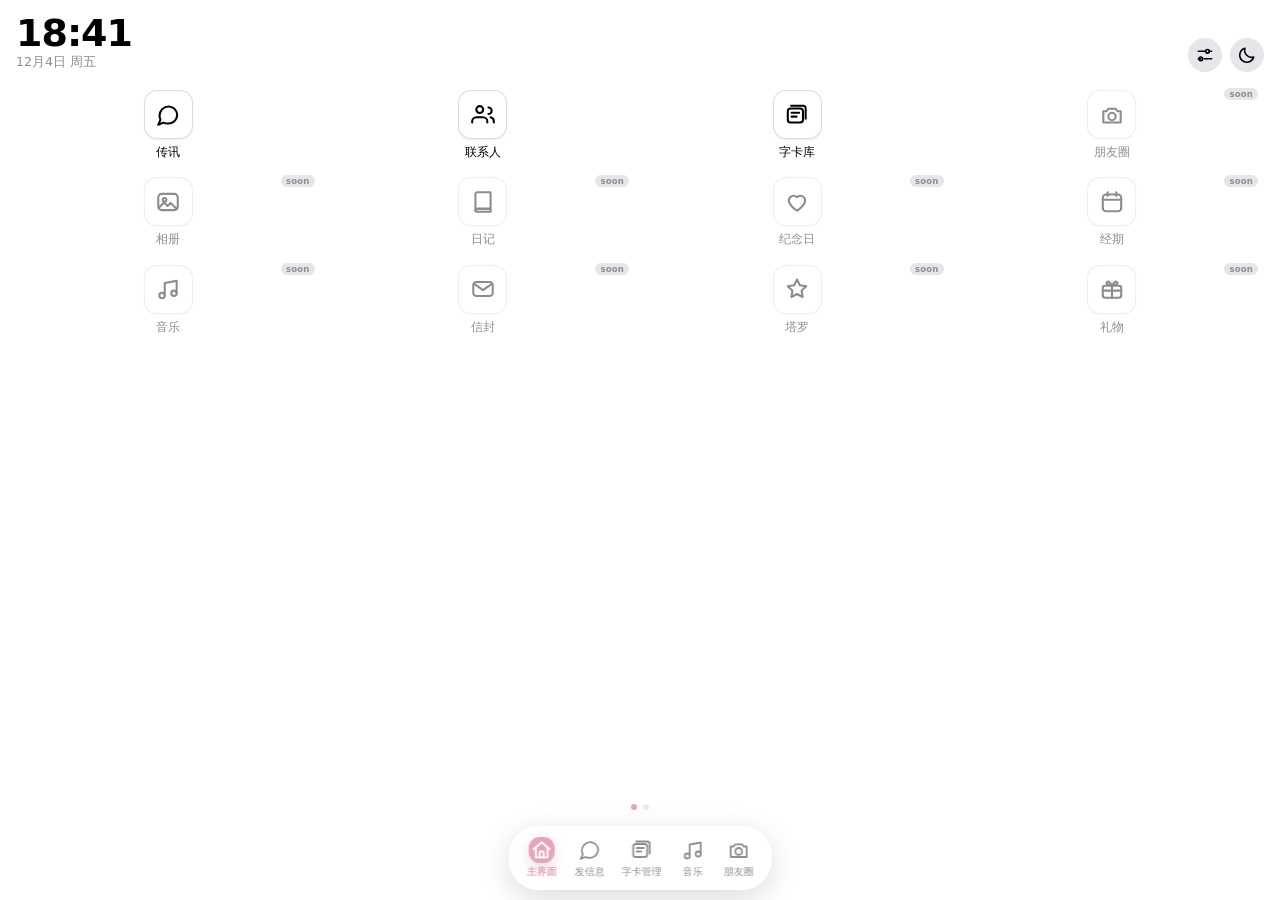
<file: index.html>
<!DOCTYPE html>
<html lang="zh-CN" data-theme="light">
<head>
<meta charset="utf-8">
<meta name="viewport" content="width=device-width,initial-scale=1,maximum-scale=1,user-scalable=no,viewport-fit=cover">
<meta name="theme-color" content="#f6f6f4">
<meta name="apple-mobile-web-app-capable" content="yes">
<meta name="apple-mobile-web-app-status-bar-style" content="default">
<meta name="apple-mobile-web-app-title" content="Ldaturax">
<title>Ldaturax</title>
<link rel="icon" href="data:image/svg+xml,%3Csvg xmlns='http://www.w3.org/2000/svg' viewBox='0 0 64 64'%3E%3Crect width='64' height='64' rx='14' fill='%2334c759'/%3E%3Cpath d='M32 15c-10 0-18 6.3-18 14 0 4.4 2.6 8.3 6.7 10.9-.3 2.4-1.4 4.5-3.3 6.4 3.6-.4 6.7-1.6 9.2-3.5 1.7.4 3.5.6 5.4.6 10 0 18-6.3 18-14.4 0-7.7-8-14-18-14z' fill='%23fff'/%3E%3C/svg%3E">
<link rel="stylesheet" href="css/base.css?v=27">
<link rel="stylesheet" href="css/app.css?v=27">
<link rel="stylesheet" href="css/chat.css?v=27">
<link rel="stylesheet" href="css/settings.css?v=27">
<link rel="stylesheet" href="css/look.css?v=27">
<link rel="stylesheet" href="css/cards.css?v=27">
</head>
<body>
<div id="stage"></div>
<noscript>需要开启 JavaScript 才能使用。</noscript>
<script type="module" src="js/app.js?v=27"></script>
</body>
</html>
</file>
<file: css/base.css>
/* ============================================================
   base.css — 设计变量 + 全局复位 + 外壳
   风格：iOS / iMessage（蓝气泡 · 灰气泡 · 毛玻璃 · 发丝线）
   ============================================================ */

:root{
    /* 背景与面 */
    --bg:#ffffff;
    --bg-2:#f2f2f7;
    --surface:#f9f9f9;                    /* 顶栏/底栏：不透明纯色，不磨砂 */
    --surface-solid:#f9f9f9;
    --surface-2:#f2f2f7;
    --surface-3:#e5e5ea;
    --field:#f2f2f7;                       /* 输入框底 */

    /* 磨砂清透（设置页用）：半透明 + backdrop-filter 透出底图 */
    --glass:rgba(255,255,255,.60);
    --glass-strong:rgba(255,255,255,.80);
    /* 设置页背后的柔光渐变，让磨砂玻璃有东西可糊 */
    --glass-bg:linear-gradient(160deg,#fdeef3 0%,#e9f1fa 48%,#eef6ef 100%);

    /* 文字 */
    --ink:#000000;
    --ink-2:#3c3c43;
    --muted:#8e8e93;
    --faint:#c7c7cc;

    /* 发丝线 */
    --line:rgba(60,60,67,.18);
    --line-2:rgba(60,60,67,.10);

    /* 气泡：我方蓝 · 对方灰 */
    --me-bg:linear-gradient(178deg,#0a84ff 0%,#007aff 96%);
    --me-tail:#007aff;                     /* 尾巴用纯色（渐变无法做尾巴） */
    --me-fg:#ffffff;
    --ta-bg:#e9e9eb;
    --ta-fg:#000000;

    /* 强调（iOS 蓝） */
    --accent:#007aff;
    --accent-fg:#ffffff;
    --danger:#ff3b30;

    /* 形状 */
    --r:20px;                /* 气泡圆角 */
    --r-sm:12px;
    --r-lg:24px;
    --pill:99px;

    /* 环境 */
    --safe-t:env(safe-area-inset-top,0px);
    --safe-b:env(safe-area-inset-bottom,0px);
    --kb:0px;

    /* 聊天背景（设置后全屏铺满） */
    --chat-bg-image:none;
    --chat-bg-color:var(--bg);
}

html[data-theme="dark"]{
    --bg:#000000;
    --bg-2:#1c1c1e;
    --surface:#1c1c1e;
    --surface-solid:#1c1c1e;
    --surface-2:#1c1c1e;
    --surface-3:#2c2c2e;
    --field:#1c1c1e;

    --glass:rgba(28,28,30,.52);
    --glass-strong:rgba(28,28,30,.74);
    --glass-bg:linear-gradient(160deg,#241a22 0%,#161d27 48%,#18241d 100%);

    --ink:#ffffff;
    --ink-2:#ebebf5;
    --muted:#8e8e93;
    --faint:#636366;

    --line:rgba(84,84,88,.55);
    --line-2:rgba(84,84,88,.30);

    --me-bg:linear-gradient(178deg,#0b84ff 0%,#007aff 96%);
    --me-tail:#0b84ff;
    --me-fg:#ffffff;
    --ta-bg:#262229;
    --ta-fg:#ffffff;

    --accent:#0a84ff;
}

*,*::before,*::after{
    box-sizing:border-box;
    -webkit-tap-highlight-color:transparent;
}

/* iOS 主屏（standalone）外壳：
   绝不用 100vh / 100dvh —— 会随可视区和安全区跳动，
   表现为「整页上移、顶部钻进状态栏、底部一条白」。 */
html,body{
    height:100%!important;
    margin:0;
    padding:0;
    overflow:hidden;
    overscroll-behavior:none;
    background:var(--bg);
}
body{
    position:fixed!important;
    inset:0;
    font-family:-apple-system,BlinkMacSystemFont,"SF Pro Text","PingFang SC",
                "Hiragino Sans GB","Microsoft YaHei",system-ui,sans-serif;
    font-size:15px;
    line-height:1.5;
    color:var(--ink);
    -webkit-font-smoothing:antialiased;
    -webkit-text-size-adjust:100%;
}

/* 触屏上输入类字号必须 ≥16px，
   否则 iOS 聚焦时会强制放大整页，主屏下收起键盘后偏移残留。 */
@media (pointer:coarse){
    input,textarea{font-size:16px}
}

button{font-family:inherit;color:inherit;background:none;border:none;padding:0;cursor:pointer}
input,textarea{font-family:inherit;color:inherit;background:none;border:none;outline:none}
img{display:block;max-width:100%}

.ico{display:inline-block;vertical-align:middle;flex:none}
.ico-fill{stroke:none}

/* 头像：全站唯一类名，所有界面共用同一个渲染 */
.avatar{
    display:inline-block;
    flex:none;
    width:38px;
    height:38px;
    border-radius:var(--pill);
    background-color:var(--surface-3);
    background-size:cover;
    background-position:center;
}
.avatar.sm{width:28px;height:28px}
.avatar.lg{width:56px;height:56px}

#stage{position:absolute;inset:0;overflow:hidden}

/* iOS 发丝线 */
.hairline{border-bottom:1px solid var(--line-2)}

::-webkit-scrollbar{width:0;height:0}
</file>
<file: css/app.css>
/* ============================================================
   app.css — 页面栈 / iOS 顶栏 / 通用控件 / 联系人
   ============================================================ */

/* ---------- 页面栈 ----------
   ⚠ 键盘适配别用 padding-bottom：那会把整页「撑高」，
   iOS 会自动把溢出容器滚进可视区，输入框跟着漂走 → 点进去看不到自己打的字。

   ★ 2026-10-17 大改（用户实机反馈「点输入框整个画面被卡出去」「字卡库输入法盖住内容」）：
     **不再整页 translateY 上抬**。上抬会把顶栏一起顶出屏幕（#stage 是 overflow:hidden，
     上面直接被裁掉）→ 用户看到的就是「整个画面卡出去」。
     正确做法：把页面的 **底边抬到键盘顶部**（bottom: var(--kb-shift)），
     页高随之缩短，顶栏原地不动、底栏/输入框正好贴在键盘上方。
       · iOS Safari / 微信 X5(iOS)：布局视口不缩，--kb-shift = 键盘高
       · 安卓 WebView：布局视口本身缩到键盘上方，--kb-shift = 0，页高自动就是对的
     另外：不用 transform 还顺带修了一个坑 —— transform 会成为 position:fixed
     后代的包含块（消息菜单、图片查看器都中过招）。
   ---------------------------------------------------------- */
.page{
    position:absolute;
    top:0;left:0;right:0;
    bottom:var(--kb-shift,0px);
    display:flex;
    flex-direction:column;
    background:var(--bg);
    padding-bottom:0;
    transition:opacity .2s ease,transform .24s cubic-bezier(.32,.72,0,1);
}
/* 键盘弹起时切掉位移动画，避免跟着键盘高度变化上下抖 */
.kb-open .page{transition:opacity .2s ease}
.page.in{opacity:1}
.page.out{opacity:0;transform:translateY(10px)}
.page.behind{opacity:0;pointer-events:none}

/* ---------- 顶栏（白磨砂玻璃：半透明 + 强模糊，背景图透出来） ---------- */
.bar{
    flex:none;
    position:relative;
    z-index:5;
    display:flex;
    align-items:center;
    min-height:44px;
    padding:calc(var(--safe-t) + 3px) 6px 5px;
    background:rgba(255,255,255,.42);
    -webkit-backdrop-filter:blur(26px) saturate(180%);
    backdrop-filter:blur(26px) saturate(180%);
    border-bottom:1px solid rgba(255,255,255,.55);
}
html[data-theme="dark"] .bar{
    background:rgba(28,28,30,.46);
    border-bottom-color:rgba(255,255,255,.10);
}
.bar-btn{
    width:38px;
    height:38px;
    flex:none;
    display:flex;align-items:center;justify-content:center;
    border-radius:var(--pill);
    color:var(--accent);
}
.bar-btn:active{opacity:.45}
.bar-btn.plain{color:var(--ink)}

/* 中间：头像 + 名字（横排，居中） */
.bar-mid{
    flex:1;
    min-width:0;
    display:flex;
    flex-direction:row;
    align-items:center;
    justify-content:center;
    gap:7px;
    padding:2px 6px;
    border-radius:var(--r-sm);
}
.bar-mid:active{opacity:.5}
/* 顶栏头像也跟随头像框大小，但封顶 40px 避免撑破 44px 顶栏 */
.bar-mid .avatar{width:37px;height:37px}
.bar-nm{
    font-size:15.5px;
    font-weight:600;
    letter-spacing:-.2px;
    max-width:52vw;
    overflow:hidden;
    text-overflow:ellipsis;
    white-space:nowrap;
}
.bar-sg{
    font-size:11.5px;
    color:var(--muted);
    max-width:100%;
    overflow:hidden;
    text-overflow:ellipsis;
    white-space:nowrap;
}
/* 列表页标题（左对齐，无头像） */
.bar-title{
    flex:1;
    min-width:0;
    text-align:center;
    font-size:16px;
    font-weight:600;
    letter-spacing:-.2px;
    overflow:hidden;
    text-overflow:ellipsis;
    white-space:nowrap;
}

/* ---------- 滚动区 ---------- */
.page-scroll{
    flex:1;
    min-height:0;
    overflow-y:auto;
    -webkit-overflow-scrolling:touch;
    overscroll-behavior:contain;
}

/* ---------- 按钮（iOS 风） ---------- */
.btn{
    height:46px;
    padding:0 18px;
    border-radius:var(--r-sm);
    font-size:16px;
    font-weight:500;
    letter-spacing:-.2px;
    display:inline-flex;
    align-items:center;
    justify-content:center;
    gap:6px;
    transition:opacity .15s ease;
}
.btn.ghost{background:var(--surface-3);color:var(--accent)}
.btn.solid{background:var(--accent);color:#fff}
.btn:active{opacity:.65}

.bar-foot{
    flex:none;
    display:flex;
    gap:10px;
    padding:8px 12px calc(var(--safe-b) + 8px);
    background:var(--surface);
    border-top:1px solid var(--line-2);
}
.bar-foot .btn{flex:1}
/* 重要：.bar-foot 自带 display:flex，会盖掉浏览器给 [hidden] 的 display:none，
   导致「取消 / 确认」这些底栏在列表页也一直显示（还压住内容）。必须显式补一条。 */
.bar-foot[hidden]{display:none}

/* ---------- 联系人（iOS 分组列表） ---------- */
.ct-list{padding:8px 12px calc(var(--safe-b) + 20px)}
.ct-row{
    display:flex;
    align-items:center;
    gap:12px;
    width:100%;
    padding:9px 12px;
    margin-bottom:6px;
    border-radius:var(--r-sm);
    background:var(--surface-solid);
    text-align:left;
}
.ct-row:active{background:var(--surface-2)}
.ct-row.cur{background:var(--surface-2)}
.ct-main{flex:1;min-width:0;display:flex;flex-direction:column;gap:1px}
.ct-nm{
    font-size:16px;
    letter-spacing:-.2px;
    overflow:hidden;text-overflow:ellipsis;white-space:nowrap;
}
.ct-sub{
    font-style:normal;
    font-size:13px;
    color:var(--muted);
    overflow:hidden;text-overflow:ellipsis;white-space:nowrap;
}
.ct-cur{
    font-style:normal;
    font-size:12px;
    color:var(--accent);
    font-weight:500;
}
.ct-more{
    width:30px;height:30px;flex:none;
    display:flex;align-items:center;justify-content:center;
    border-radius:var(--pill);
    color:var(--faint);
}
.ct-more:active{background:var(--surface-3)}

/* 选成员建群 */
.ct-row.pick .ct-tick{
    width:22px;height:22px;flex:none;
    border-radius:var(--pill);
    border:1.6px solid var(--faint);
    display:flex;align-items:center;justify-content:center;
    color:transparent;
}
.ct-row.pick.on .ct-tick{
    background:var(--accent);
    border-color:var(--accent);
    color:#fff;
}

/* 新建联系人：内联卡片，名字旁边直接给「取消 / 确认」 */
.ct-newbox{
    padding:14px;
    margin-top:8px;
    border-radius:var(--r-sm);
    background:var(--surface-solid);
    border:1px solid var(--line);
}
.ct-newlb{
    display:block;
    font-size:12px;
    font-weight:600;
    color:var(--muted);
    margin-bottom:8px;
}
.ct-input{
    width:100%;
    height:44px;
    padding:0 14px;
    border-radius:var(--r-sm);
    background:var(--field);
    font-size:16px;
}
.ct-input:focus{outline:2px solid var(--accent)}
.ct-newbtns{display:flex;gap:10px;margin-top:10px}
.ct-newbtn{
    flex:1;
    height:42px;
    border-radius:var(--r-sm);
    font-size:15px;
    font-weight:500;
}
.ct-newbtn.ghost{background:var(--surface-3);color:var(--text)}
.ct-newbtn.solid{background:var(--accent);color:#fff}
.ct-newbtn:active{opacity:.7}

.ct-empty{
    display:flex;flex-direction:column;align-items:center;gap:6px;
    padding:70px 24px;
    color:var(--muted);
    text-align:center;
}
.ct-empty p{margin:0;font-size:16px;color:var(--ink)}
.ct-empty span{font-size:13.5px}
.ct-empty .ico{color:var(--faint)}

/* ---------- 底部动作面板（iOS 分组式） ---------- */
.sheet-mask{
    position:fixed;inset:0;z-index:8000;
    background:rgba(0,0,0,.34);
    opacity:0;
    transition:opacity .2s ease;
    display:flex;
    align-items:flex-end;
}
.sheet-mask.in{opacity:1}
.sheet-box{
    width:100%;
    padding:0 8px calc(var(--safe-b) + 8px);
    transform:translateY(100%);
    transition:transform .28s cubic-bezier(.32,.72,0,1);
}
.sheet-box.in{transform:none}
.sheet-title{
    text-align:center;
    font-size:13px;
    color:var(--muted);
    padding:10px 12px 8px;
    line-height:1.4;
}
.sheet-items{
    background:var(--surface-solid);
    border-radius:13px;
    overflow:hidden;
}
.sheet-item{
    display:flex;align-items:center;gap:12px;
    width:100%;
    min-height:52px;
    padding:12px 16px;
    font-size:17px;
    letter-spacing:-.2px;
    color:var(--ink);
    border-bottom:1px solid var(--line-2);
    text-align:left;
}
.sheet-item:last-child{border-bottom:none}
.sheet-item:active{background:var(--surface-2)}
.sheet-item.danger{color:var(--danger)}
.sheet-item .ico{color:var(--accent);opacity:.9}
.sheet-item.danger .ico{color:var(--danger);opacity:1}
.sheet-cancel{
    margin-top:8px;
    width:100%;
    min-height:52px;
    display:flex;align-items:center;justify-content:center;
    background:var(--surface-solid);
    border-radius:13px;
    font-size:17px;
    font-weight:600;
    letter-spacing:-.2px;
    color:var(--accent);
}
.sheet-cancel:active{background:var(--surface-2)}

/* ---------- 轻提示 ---------- */
.toast-host{
    position:fixed;
    left:0;right:0;
    bottom:calc(var(--safe-b) + 100px);
    z-index:9000;
    display:flex;justify-content:center;
    pointer-events:none;
    padding:0 24px;
}
.toast{
    max-width:100%;
    padding:10px 18px;
    border-radius:var(--pill);
    background:rgba(20,20,20,.88);
    color:#fff;
    font-size:14px;
    line-height:1.4;
    -webkit-backdrop-filter:blur(10px);
    backdrop-filter:blur(10px);
    opacity:0;
    transform:translateY(8px) scale(.96);
    transition:opacity .2s ease,transform .2s ease;
}
.toast.show{opacity:1;transform:none}
.toast.ok{background:rgba(24,140,72,.94)}
.toast.warn{background:rgba(190,110,0,.94)}
.toast.err{background:rgba(220,50,45,.94)}

/* ---------- 主界面（mochi 式手机桌面） ---------- */
.home-wrap{
    flex:1;
    min-height:0;
    display:flex;
    flex-direction:column;
}

/* 顶部：时钟 + 主题键 */
/* 顶部导航栏：透明，让主界面背景图透出来（用户拍板） */
.home-nav{
    flex:none;
    display:flex;
    align-items:flex-end;
    justify-content:space-between;
    gap:12px;
    padding:calc(var(--safe-t) + 14px) 16px 12px;
    background:transparent;
    border-bottom:none;
}
.home-navbtns{
    flex:none;
    display:flex;
    align-items:center;
    gap:8px;
}
.home-navbtn{
    width:34px;height:34px;
    border:0;
    border-radius:var(--pill);
    background:var(--surface-3);
    color:var(--text);
    display:flex;
    align-items:center;
    justify-content:center;
    cursor:pointer;
}
.home-navbtn:active{opacity:.6}
.home-clock{display:flex;flex-direction:column;gap:1px}
.home-clock b{
    font-size:38px;
    font-weight:600;
    letter-spacing:-1px;
    line-height:1;
    color:var(--text);
    font-variant-numeric:tabular-nums;
}
.home-clock span{font-size:12.5px;color:var(--muted)}

/* 当前联系人卡（点了直接进聊天） */
.hero-card{flex:none;padding:0 14px 12px}
.hero-in{
    width:100%;
    display:flex;
    align-items:center;
    gap:12px;
    border:0;
    text-align:left;
    padding:12px 14px;
    border-radius:var(--r-lg);
    background:var(--surface-2);
    cursor:pointer;
}
.hero-in:active{opacity:.75}
.hero-av{
    width:44px;height:44px;flex:none;
    border-radius:var(--avatar-radius,50%);
    background-size:cover;
    background-position:center;
    background-color:var(--surface-3);
    display:flex;align-items:center;justify-content:center;
    color:var(--muted);
}
.hero-av.ph{background-image:none !important}
.hero-txt{flex:1;min-width:0;display:flex;flex-direction:column;gap:2px}
.hero-txt b{font-size:16.5px;letter-spacing:-.2px;color:var(--text)}
.hero-txt em{font-style:normal;font-size:12px;color:var(--muted)}
.hero-go{
    flex:none;
    width:28px;height:28px;
    display:flex;align-items:center;justify-content:center;
    border-radius:var(--pill);
    color:var(--faint);
}
.hero-go .ico{transform:rotate(180deg)}

/* 宫格多页翻页 */
.home-pages{
    flex:1;
    min-height:0;
    overflow:hidden;
    display:flex;
    align-items:flex-start;
}
.home-track{
    display:flex;
    height:100%;
    flex:none;                /* 别让 flex 把轨道压扁（整页翻页宽度按像素算） */
    will-change:transform;
}
.home-page{
    flex:none;
    height:100%;
    display:grid;
    grid-template-columns:repeat(4,1fr);
    grid-auto-rows:min-content;
    align-content:start;
    gap:18px 6px;
    padding:6px 14px 10px;
    box-sizing:border-box;
}
.home-app{
    display:flex;
    flex-direction:column;
    align-items:center;
    gap:6px;
    position:relative;
    border:0;
    background:transparent;
    cursor:pointer;
}
/* 桌面图标：纯白底 + 统一小 8px（用户要求去掉渐变背景色） */
.home-ico{
    width:49px;
    height:49px;
    border-radius:13px;
    background:#fff;
    border:1px solid var(--line);
    display:flex;
    align-items:center;
    justify-content:center;
    color:var(--text);
    box-shadow:0 1px 2px rgba(0,0,0,.06);
    transition:transform .14s ease;
}
.home-app:active .home-ico{transform:scale(.92)}
.home-ico .ico{stroke-width:1.9}
.home-nm{
    font-size:12px;
    color:var(--ink);
    letter-spacing:-.1px;
    text-align:center;
    line-height:1.2;
}
.home-app.soon .home-ico{opacity:.45}
.home-app.soon .home-nm{color:var(--muted)}
.home-soon{
    position:absolute;
    top:-2px;
    right:8px;
    font-style:normal;
    font-size:8.5px;
    font-weight:600;
    letter-spacing:.2px;
    color:var(--muted);
    background:var(--surface-3);
    padding:1px 5px;
    border-radius:99px;
}

/* 页面指示点 */
.home-dots{
    flex:none;
    display:flex;
    justify-content:center;
    gap:6px;
    padding:4px 0 10px;
}
.home-dot{
    width:6px;height:6px;
    border-radius:50%;
    background:var(--line-2);
    transition:background .15s;
}
.home-dot.on{background:var(--accent)}

/* 底部 dock */
.home-dock{
    flex:none;
    display:flex;
    gap:4px;
    margin:0 12px calc(8px + env(safe-area-inset-bottom));
    padding:8px 6px;
    border-radius:26px;
    background:var(--surface);
    box-shadow:0 1px 2px rgba(0,0,0,.08);
}
.home-dockbtn{
    flex:1;
    border:0;
    background:transparent;
    color:var(--muted);
    display:flex;
    flex-direction:column;
    align-items:center;
    gap:3px;
    padding:2px 0;
    cursor:pointer;
}
.home-dockbtn span{font-size:10.5px;letter-spacing:-.1px}
.home-dockbtn:active{opacity:.6}
.home-dockico{
    width:40px;height:40px;
    border-radius:12px;
    background:#fff;
    border:1px solid var(--line);
    display:flex;align-items:center;justify-content:center;
    color:var(--text);
}
.home-dockico .ico{stroke-width:1.9}

/* ---------- 图片查看 ---------- */
.img-viewer{
    position:fixed;inset:0;z-index:9500;
    background:rgba(0,0,0,.92);
    display:flex;align-items:center;justify-content:center;
    padding:20px;
}
.img-viewer img{max-width:100%;max-height:100%;border-radius:var(--r-sm)}

/* ============================================================
   全局设置页（js/pages/settings.js）
   ============================================================ */
.gs-tabs{
    flex:none;
    display:flex;
    gap:6px;
    padding:10px 14px;
    background:var(--glass);
    -webkit-backdrop-filter:blur(20px) saturate(180%);
    backdrop-filter:blur(20px) saturate(180%);
    border-bottom:1px solid var(--line-2);
}
.gs-tab{
    flex:1;
    border:0;
    background:var(--surface-3);
    color:var(--text);
    font-size:13.5px;
    font-weight:500;
    padding:8px 0;
    border-radius:10px;
    cursor:pointer;
}
.gs-tab.on{background:var(--accent);color:#fff}
.gs-body{
    padding:14px;
    background:var(--glass-bg);
    background-attachment:fixed;
}
/* ★ 卡片要「实」：用户设了背景图后设置页整页铺图，
   卡片玻璃太薄就会「文字像抠下来 p 在图上」（2026-10-17 反馈）。
   现在卡片用更瓷实的白 + 更重的模糊 + 一圈细边，
   背景图只在卡片缝里透出来，字永远压在实底上。 */
.gs-sec{
    background:rgba(255,255,255,.90);
    border:1px solid rgba(255,255,255,.85);
    border-radius:16px;
    overflow:hidden;
    margin-bottom:14px;
    -webkit-backdrop-filter:blur(22px) saturate(170%);
    backdrop-filter:blur(22px) saturate(170%);
    box-shadow:0 6px 22px rgba(0,0,0,.07);
}
html[data-theme="dark"] .gs-sec{
    background:rgba(34,34,38,.90);
    border-color:rgba(255,255,255,.12);
}
.gs-sect{
    margin:0;
    padding:10px 14px;
    font-size:12.5px;
    font-weight:600;
    color:var(--muted);
    background:var(--glass-strong);
    border-bottom:1px solid var(--line-2);
}
/* 桌面设置页顶栏也用玻璃 */
.bar:has(+ .gs-tabs){
    background:var(--glass);
    -webkit-backdrop-filter:blur(20px) saturate(180%);
    backdrop-filter:blur(20px) saturate(180%);
}
.gs-row{
    display:flex;
    align-items:center;
    justify-content:space-between;
    gap:12px;
    padding:12px 14px;
    border-bottom:1px solid var(--line);
}
.gs-row:last-child{border-bottom:0}
.gs-lb{font-size:14.5px;color:var(--text)}
.gs-rr{display:flex;align-items:center;gap:6px}
.gs-btn{
    border:1px solid var(--line-2);
    background:var(--surface-2);
    color:var(--text);
    font-size:13px;
    padding:6px 12px;
    border-radius:9px;
    cursor:pointer;
    white-space:nowrap;
}
.gs-btn.primary{background:var(--accent);border-color:var(--accent);color:#fff}
.gs-btn.danger{background:#ff3b30;border-color:#ff3b30;color:#fff}
.gs-btn.wide{min-width:104px}
.gs-seg{
    border:1px solid var(--line-2);
    background:var(--surface-2);
    color:var(--text);
    font-size:13px;
    padding:6px 11px;
    border-radius:9px;
    cursor:pointer;
}
.gs-seg.on{background:var(--accent);border-color:var(--accent);color:#fff}
.gs-num{font-size:13.5px;color:var(--text);min-width:34px;text-align:center}
.gs-dim{font-size:13px;color:var(--muted)}
.gs-note{margin:0;padding:10px 14px;font-size:12px;color:var(--muted)}
.bar-spacer{width:38px;flex:none}

/* ---------- 主界面背景图 + 磨砂遮罩 ---------- */
.home-wrap{
    position:relative;
}
/* 白色蒙版：用 opacity 控制「背景图浓度」，不用 filter（filter 会洗白子元素） */
.home-bgveil{
    position:absolute;
    inset:0;
    z-index:0;
    background:var(--bg);
    opacity:0;
    pointer-events:none;
    transition:opacity .2s ease;
}
.home-wrap > *:not(.home-bgveil){
    position:relative;
    z-index:1;
}
/* 有背景图时各层用主题磨砂底色，透出底图。
   ★ 用 class 而不是 [style*="--home-bg:1"] —— setProperty 序列化后是
   「--home-bg: 1」（带空格），属性选择器根本匹配不上。 */
.home-wrap.has-bg .home-dock,
.home-wrap.has-bg .hero-in{
    background:var(--theme-surface, var(--surface));
}
/* 顶栏永远透明透出背景图（用户拍板 2026-10-17） */
.home-wrap.has-bg .home-nav{background:transparent}
.home-customimg{width:100%;height:100%;object-fit:cover;border-radius:inherit;display:block}

/* ============================================================
   全局底部导航（磨砂悬浮胶囊，Instagram 风）
   ============================================================ */
.dock{
    position:fixed;
    left:50%;
    bottom:calc(10px + env(safe-area-inset-bottom));
    transform:translateX(-50%) translateY(140%);
    z-index:60;
    display:flex;
    gap:2px;
    padding:7px 9px;
    border-radius:30px;
    /* 磨砂清透 */
    background:rgba(255,255,255,.62);
    -webkit-backdrop-filter:blur(22px) saturate(1.7);
    backdrop-filter:blur(22px) saturate(1.7);
    border:1px solid rgba(255,255,255,.55);
    box-shadow:0 8px 30px rgba(0,0,0,.14),
               inset 0 1px 0 rgba(255,255,255,.6);
    transition:transform .26s cubic-bezier(.32,.72,0,1), opacity .2s;
    opacity:0;
    pointer-events:none;
}
.dock.show{
    transform:translateX(-50%) translateY(0);
    opacity:1;
    pointer-events:auto;
}
.dock.kb{transform:translateX(-50%) translateY(160%);opacity:0;pointer-events:none}
.dock-btn{
    position:relative;
    flex:1 0 auto;
    border:0;background:transparent;
    color:var(--muted);
    display:flex;flex-direction:column;align-items:center;gap:2px;
    padding:3px 8px;border-radius:16px;cursor:pointer;
    transition:color .15s, transform .12s;
}
.dock-btn .dock-ico{display:flex;align-items:center;justify-content:center;width:26px;height:26px}
.dock-btn .dock-ico .ico{stroke-width:1.8}
.dock-btn span{font-size:10px;font-weight:500;letter-spacing:-.1px;white-space:nowrap}
.dock-btn.on{color:var(--accent)}
.dock-btn.on .dock-ico{
    background:var(--accent);color:#fff;border-radius:11px;
    box-shadow:0 4px 12px color-mix(in srgb, var(--accent) 46%, transparent);
}
.dock-btn.on span{font-weight:700}
.dock-btn:active{transform:scale(.92)}
/* 深色：磨砂用半透明深底 */
[data-theme="dark"] .dock{
    background:rgba(28,28,30,.6);
    border-color:rgba(255,255,255,.14);
    box-shadow:0 8px 30px rgba(0,0,0,.5), inset 0 1px 0 rgba(255,255,255,.12);
}
[data-theme="dark"] .dock-btn.on .dock-ico{color:#fff}

/* 主界面底部让出 dock 的空间（避免宫格被压住） */
.home-wrap{position:relative;display:flex;flex-direction:column;height:100%;padding-bottom:calc(78px + env(safe-area-inset-bottom))}
.home-pages{flex:1}
.home-dots{margin-bottom:calc(2px + env(safe-area-inset-bottom))}

/* ---------- 设置页：主题卡片 / 背景预览 / 输入 ---------- */
.gs-desc{display:block;font-size:11.5px;color:var(--muted);margin-top:2px}
.gs-hint{margin:0;padding:0 14px 12px;font-size:11.5px;color:var(--muted);line-height:1.5}
.gs-btn.sm{width:32px;padding:0;text-align:center;font-size:17px;line-height:28px;height:30px}
.gs-sw{
    width:48px;height:28px;
    border:0;border-radius:99px;
    background:var(--surface-3);
    position:relative;
    cursor:pointer;
}
.gs-sw i{
    position:absolute;top:2px;left:2px;
    width:24px;height:24px;border-radius:50%;
    background:#fff;
    box-shadow:0 1px 3px rgba(0,0,0,.25);
    transition:transform .18s ease;
}
.gs-sw.on{background:var(--accent)}
.gs-sw.on i{transform:translateX(20px)}
.gs-input{
    width:150px;
    border:1px solid var(--line-2);
    background:var(--surface-2);
    color:var(--text);
    font-size:12.5px;
    padding:6px 9px;
    border-radius:8px;
}
.gs-bgprev{
    height:120px;
    background:var(--surface-3) center/cover no-repeat;
    display:flex;align-items:center;justify-content:center;
    color:var(--muted);font-size:12.5px;
    margin-bottom:4px;
}
.gs-themes{
    display:grid;
    grid-template-columns:repeat(4,1fr);
    gap:8px;
    padding:12px 14px 14px;
}
.gs-theme{
    border:1px solid var(--line);
    background:var(--surface-2);
    border-radius:12px;
    padding:9px 4px 7px;
    display:flex;flex-direction:column;align-items:center;gap:6px;
    cursor:pointer;
}
.gs-theme.on{border-color:var(--accent);box-shadow:0 0 0 1px var(--accent) inset}
.gs-theme-dots{display:flex;gap:3px}
.gs-theme-dots i{width:11px;height:11px;border-radius:50%;border:1px solid rgba(0,0,0,.08)}
.gs-theme b{font-size:11.5px;font-weight:600;color:var(--text)}
.gs-lbcol{display:flex;flex-direction:column;min-width:0}

/* ---------- 桌面设置分区：可折叠才有交互套件 ---------- */
.gs-sec.fold{padding:0 14px}
.gs-sec.fold.open{padding-bottom:12px}
.gs-sec .gs-sect{
    display:flex;
    align-items:center;
    justify-content:space-between;
    width:100%;
    padding:13px 2px 8px;
    margin:0;
    font-size:13px;
    font-weight:700;
    color:var(--ink);
    cursor:default;
}
.gs-sec.fold .gs-sect{padding:13px 2px;cursor:pointer}
.gs-chev{
    display:inline-flex;
    color:var(--muted);
    transform:rotate(-90deg);
    transition:transform .22s ease;
}
.gs-sec.fold.open .gs-chev{transform:rotate(90deg)}
.gs-sec.fold .gs-secbd{display:none}
.gs-sec.fold.open .gs-secbd{display:block}
/* 排版整理：行间细分隔 */
.gs-sec .gs-row + .gs-row,
.gs-sec .gs-row + .gs-block,
.gs-sec .gs-block + .gs-row{
    border-top:1px solid var(--line-2);
}
.gs-sec .gs-row{padding:10px 0}

/* ---------- 主页小组件页（仿小手机第 1 页，整体翻页） ---------- */
.home-page.widgets{
    display:flex;
    flex-direction:column;
    gap:14px;
    padding:10px 14px;
    overflow-y:auto;
}
.w-couple{
    display:flex;flex-direction:column;align-items:center;gap:4px;
    padding:18px 14px 14px;
    border-radius:22px;
    background:var(--glass);
    -webkit-backdrop-filter:blur(18px) saturate(170%);
    backdrop-filter:blur(18px) saturate(170%);
    border:1px solid rgba(255,255,255,.5);
    box-shadow:0 8px 26px rgba(0,0,0,.07);
    cursor:pointer;
    text-align:center;
}
html[data-theme="dark"] .w-couple{border-color:rgba(255,255,255,.1)}
.w-avs{display:flex;align-items:center;gap:10px;margin-bottom:6px}
.w-av{
    width:54px;height:54px;border-radius:50%;
    background-size:cover;background-position:center;
    background-color:var(--surface-3);
    border:2px solid #fff;
    box-shadow:0 2px 8px rgba(0,0,0,.12);
}
html[data-theme="dark"] .w-av{border-color:rgba(255,255,255,.25)}
.w-heart{
    width:26px;height:26px;border-radius:50%;
    display:flex;align-items:center;justify-content:center;
    background:var(--accent);color:#fff;
    margin:0 -4px;z-index:1;flex:none;
    box-shadow:0 2px 8px rgba(0,0,0,.15);
}
.w-days{font-size:30px;font-weight:700;letter-spacing:-1px;color:var(--ink);line-height:1.1;font-variant-numeric:tabular-nums}
.w-sub{font-size:12px;color:var(--muted)}
.w-edit{font-size:10.5px;color:var(--faint);margin-top:4px}
.w-status{
    border-radius:20px;
    background:var(--glass);
    -webkit-backdrop-filter:blur(18px) saturate(170%);
    backdrop-filter:blur(18px) saturate(170%);
    border:1px solid rgba(255,255,255,.5);
    box-shadow:0 8px 26px rgba(0,0,0,.06);
    padding:12px 14px;
    display:flex;flex-direction:column;gap:10px;
}
html[data-theme="dark"] .w-status{border-color:rgba(255,255,255,.1)}
.w-stt{display:flex;align-items:center;gap:5px;font-size:12px;font-weight:700;color:var(--muted)}
.w-strow{display:flex;align-items:center;gap:10px;font-size:14px;color:var(--ink)}
.w-strow em{margin-left:auto;font-style:normal;font-size:11.5px;color:#1a9e54}
/* 装扮 sheet 里的色点 */
.look-dot{width:18px;height:18px;border-radius:50%;display:inline-block;margin-right:2px;flex:none;border:1px solid rgba(0,0,0,.08)}
</file>
<file: css/chat.css>
/* ============================================================
   chat.css — 聊天页（iMessage 语汇）
   顶栏：返回 · 头像+名字 · 三点设置
   底部：语音 · 输入框 · 表情 · 收纳 · 发送
   气泡：我方蓝（带尾巴靠右）· 对方灰（带尾巴靠左）

   可调变量（全部由 core/settings.js 写到 :root）：
     --bar-alpha / --bar-blur  顶栏底栏磨砂强度
     --avatar-radius           头像形状
     --frame-size / --frame-me / --frame-ta   头像框
     --msg-font-size / --msg-font-family / --msg-text-color
   ============================================================ */

/* ---------- 背景：铺满整个聊天页（顶栏底栏半透明，透出背景） ---------- */
.page[data-page="chat"]{
    background-color:var(--chat-bg-color, var(--bg));
    background-image:var(--chat-bg-image, none);
    background-size:cover;
    background-position:center;
    background-repeat:no-repeat;
}
/* 有背景图时：顶栏是悬浮玻璃件（自带白底），不再需要通栏变透明的旧规则。
   输入条同样是白色玻璃药丸，浅色/深色背景都可读。 */
/* 顶栏中间是纯展示，点了不跳转 */
.bar-mid.static:active{opacity:1}

/* ---------- 消息区 ---------- */
.chat-body{
    flex:1;
    min-height:0;
    overflow-y:auto;
    -webkit-overflow-scrolling:touch;
    overscroll-behavior:contain;
    padding:14px 12px 18px;
    background:transparent;
}
.chat-msgs{display:flex;flex-direction:column}
.chat-loadmore{
    align-self:center;
    margin:8px auto 12px;
    padding:7px 16px;
    border:none;
    border-radius:99px;
    background:var(--surface-soft,rgba(0,0,0,.06));
    color:var(--muted,#8a8a8a);
    font-size:13px;
    cursor:pointer;
    -webkit-tap-highlight-color:transparent;
}
.chat-loadmore:active{opacity:.6}

/* ---------- 消息行 ---------- */
.msg{
    display:flex;
    align-items:flex-end;
    gap:7px;
    /* ★ 气泡间距加大（用户 2026-10-17：现在太紧了） */
    padding:5px 0;
    margin-bottom:5px;
}
.msg + .msg{margin-top:6px}
.msg.me + .msg.ta,
.msg.ta + .msg.me{margin-top:14px}
.msg.me{flex-direction:row-reverse}

/* 头像列：头像 + 时间戳（时间戳位置由 body.cs-time-* 控制） */
.msg-side{
    flex:none;
    display:flex;
    flex-direction:column;
    align-items:center;
    gap:3px;
}
/* 占位（不显示头像时也要把位置留出来，气泡才不会左右跳） */
.msg-side.blank{width:var(--chat-avatar-size,38px)}
/* 关了「显示聊天头像」时整列收掉，气泡贴边 */
.no-chat-av .msg-side.blank{width:0}
/* 聊天界面头像大小（与头像框分开，由 --chat-avatar-size 控制） */
.msg .avatar{width:var(--chat-avatar-size,38px);height:var(--chat-avatar-size,38px)}
.msg-main{
    display:flex;
    flex-direction:column;
    max-width:min(72%, 280px);
    min-width:0;
}
.msg.me .msg-main{align-items:flex-end}
.msg-who{
    font-size:11.5px;
    color:var(--muted);
    margin:0 0 3px 3px;
}
.msg .msg-time{
    font-size:10px;
    line-height:1.15;
    color:var(--muted);
    white-space:nowrap;
    letter-spacing:-.1px;
    opacity:.85;
}

/* ---------- 气泡（无尾巴，纯圆角气泡） ---------- */
.bubble{
    position:relative;
    padding:8px 13px;
    border-radius:var(--r);
    font-size:var(--msg-font-size,16px);
    font-family:var(--msg-font-family,inherit);
    color:var(--msg-ta-text,var(--ta-fg));
    line-height:1.36;
    letter-spacing:-.1px;
    word-break:break-word;
    overflow-wrap:anywhere;
    background:var(--bubble-ta,var(--ta-bg));
}
.msg.me .bubble{
    background:var(--bubble-me,var(--me-bg));
    /* 字色变量为空时回落到主题里「我方气泡」的前景色 */
    color:var(--msg-me-text,var(--me-fg));
}
/* 用户自定义气泡 CSS 里的 ::after / ::before 由用户自己定义，这里不占用 */

/* 撤回后：居中灰字 */
.bubble.gone{
    background:transparent;
    padding:3px 8px;
    text-align:center;
}
.msg.me .bubble.gone{background:transparent}
.bubble.gone span{
    font-size:11.5px;
    color:var(--muted);
    opacity:.75;
}
/* 撤回气泡可点：查看原文 / 再点收回（mochi 式） */
.bubble.gone{
    cursor:pointer;
    -webkit-tap-highlight-color:transparent;
    transition:opacity .15s ease;
}
.bubble.gone:active{opacity:.55}
.gone-tag{
    display:inline-block;
    margin-left:6px;
    padding:1px 6px;
    border-radius:99px;
    font-size:10px;
    font-style:normal;
    line-height:1.5;
    color:var(--muted);
    background:rgba(140,140,150,.16);
    vertical-align:1px;
}
/* 展开态：灰气泡里显示原文 */
.bubble.gone.open{
    text-align:left;
    max-width:min(74%,260px);
    background:rgba(140,140,150,.15);
}
.msg.me .bubble.gone.open{background:rgba(140,140,150,.18)}
.bubble.gone.open .msg-text{
    display:block;
    font-size:15px;
    line-height:1.4;
    color:var(--ink);
    opacity:1;
    word-break:break-word;
    text-decoration:line-through;
    text-decoration-color:rgba(140,140,150,.6);
    text-decoration-thickness:1px;
}
.bubble.gone.open .gone-tag{
    margin:4px 0 0;
    background:transparent;
    color:var(--faint);
    font-size:10.5px;
}

/* 引用（气泡里的原消息摘要） */
/* ---------- 引用（气泡外上方，用户 2026-10-17 拍板：引用在上、气泡在下） ---------- */
.msg-quote-out{
    display:flex;
    flex-direction:column;
    gap:1px;
    max-width:min(72%,240px);
    margin-bottom:4px;
    padding:5px 10px;
    border-radius:12px 12px 12px 4px;
    background:rgba(140,140,150,.13);
    border-left:2.5px solid rgba(120,120,128,.42);
    font-size:12px;
    line-height:1.35;
    color:var(--muted);
    text-align:left;
    cursor:pointer;
    -webkit-tap-highlight-color:transparent;
    transition:opacity .15s ease;
}
.msg.me .msg-quote-out{
    border-radius:12px 12px 4px 12px;
    border-left:none;
    border-right:2.5px solid rgba(120,120,128,.42);
}
.msg-quote-out:active{opacity:.55}
.msg-quote-out b{
    font-weight:600;
    font-size:11px;
    color:var(--faint);
    overflow:hidden;
    text-overflow:ellipsis;
    white-space:nowrap;
    max-width:100%;
}
.msg-quote-out span{
    display:block;
    overflow:hidden;
    text-overflow:ellipsis;
    white-space:nowrap;
    max-width:100%;
}
.msg-text{display:block}

/* ---------- 禁系统长按菜单：只弹我们自己的菜单 ---------- */
.chat-msgs,
.chat-msgs *{
    -webkit-touch-callout:none;      /* iOS 长按弹「复制/保存图片」的元凶 */
    -webkit-user-select:none;
    user-select:none;
}
/* 输入类要能选中复制，不受上面影响 */
.composer, .composer *, .cs-nameinput, .cs-ta, .ck-ta{
    -webkit-touch-callout:default;
    -webkit-user-select:text;
    user-select:text;
}

/* ---------- 图片消息：气泡不包裹（无底色无内边距），图片自己圆角 ---------- */
.bubble.img{
    background:transparent !important;
    padding:0;
    margin:0;
    border:none;
    box-shadow:none !important;
    overflow:visible;
    line-height:0;
    max-width:none;
}
.bubble.img::before, .bubble.img::after{display:none !important}
.bubble.img img{
    display:block;
    border-radius:12px;
    max-width:150px;          /* 图片收小，别霸占整屏 */
    max-height:200px;
    width:auto;
    height:auto;
    cursor:pointer;
}
/* 表情包再收小一号（微信表情包就这个大小） */
.bubble.img.stk img{max-width:96px;max-height:96px;border-radius:8px}

/* 系统提示（拍一拍 / 撤回提示等）：微信式居中灰字，不用气泡 */
.msg.sys{justify-content:center;padding:5px 0}
.msg.sys .msg-sys{
    font-size:11.5px;
    line-height:1.3;
    color:var(--muted);
    background:rgba(120,120,128,.14);
    border-radius:var(--pill);
    padding:4px 12px;
    max-width:82%;
    text-align:center;
    word-break:break-word;
}
body.cs-time-divider .msg.sys .msg-time,
.msg.sys .msg-time{display:none}

/* ---------- 已读回执 ---------- */
.msg-read{
    font-size:10.5px;
    line-height:1;
    color:var(--muted);
    padding:3px 4px 0;
    opacity:.6;
}
.msg-read.on{opacity:.85}
.msg-read .tick,
.msg-read .tick.dbl{
    display:inline-block;
    position:relative;
    width:15px;
    height:10px;
}
/* 单个勾 */
.msg-read .tick::before{
    content:'';
    position:absolute;
    left:1px;top:1px;
    width:5px;height:9px;
    border-right:1.6px solid currentColor;
    border-bottom:1.6px solid currentColor;
    transform:rotate(40deg);
}
/* 双勾 */
.msg-read .tick.dbl::after{
    content:'';
    position:absolute;
    left:7px;top:1px;
    width:5px;height:9px;
    border-right:1.6px solid currentColor;
    border-bottom:1.6px solid currentColor;
    transform:rotate(40deg);
}

/* ---------- 时间戳：mochi 七种样式（body 上挂 cs-time-* 类） ---------- */

/* ① 头像下方（默认，即上面的 .msg-side 竖排） */

/* ② 气泡下方：时间从头像列挪到气泡下沿 */
body.cs-time-under-bubble .msg-side{position:relative}
body.cs-time-under-bubble .msg .msg-time{
    position:absolute;
    top:calc(100% + 3px);
    padding:2px 7px;
    border-radius:9px;
    background:rgba(120,120,128,.16);
    z-index:2;
}
body.cs-time-under-bubble .msg.ta .msg-side .msg-time{right:0}
body.cs-time-under-bubble .msg.me .msg-side .msg-time{left:0}

/* ③ 时间气泡：头像与时间并排，时间贴近气泡一侧 */
body.cs-time-bubble .msg-side{flex-direction:row;gap:6px}
body.cs-time-bubble .msg.me .msg-side{flex-direction:row-reverse}
body.cs-time-bubble .msg .msg-time{
    padding:3px 7px;
    border-radius:9px;
    background:rgba(120,120,128,.16);
}

/* ④ 气泡外侧悬浮：小胶囊浮在气泡外侧上角 */
body.cs-time-float .msg-side{position:relative}
body.cs-time-float .msg .msg-time{
    position:absolute;
    top:-3px;
    padding:2px 7px;
    border-radius:9px;
    background:rgba(120,120,128,.18);
    z-index:2;
}
body.cs-time-float .msg.ta .msg-side .msg-time{right:-2px}
body.cs-time-float .msg.me .msg-side .msg-time{left:-2px}

/* ⑤ 消息上方居中 */
body.cs-time-center .msg{position:relative;padding-top:17px}
body.cs-time-center .msg .msg-time{
    position:absolute;
    top:0;
    left:50%;
    transform:translateX(-50%);
    padding:2px 9px;
    border-radius:9px;
    background:rgba(120,120,128,.14);
}

/* ⑥ 时间分隔线：每条消息自己的时间隐藏，改由分隔条显示 */
.msg-time-divider{
    display:none;
    justify-content:center;
    margin:12px 0 8px;
}
body.cs-time-divider .msg-time-divider{display:flex}
body.cs-time-divider .msg .msg-time{display:none}
.msg-time-divider span{
    padding:3px 10px;
    border-radius:var(--pill);
    background:rgba(120,120,128,.16);
    font-size:10.5px;
    line-height:1;
    color:var(--muted);
    letter-spacing:.2px;
}

/* ⑦ 隐藏 */
body.cs-time-hidden .msg .msg-time{display:none}

/* 有自定义背景时，时间戳胶囊加一层可读性 */
.chat-body.has-bg .msg .msg-time,
.chat-body.has-bg .msg-time-divider span{
    background:rgba(20,20,22,.34);
    color:rgba(255,255,255,.88);
}
.chat-body.has-bg .msg-who,
.chat-body.has-bg .msg-read{color:rgba(255,255,255,.75)}

/* ---------- 正在输入 ---------- */
.dots{display:flex;align-items:center;gap:5px;padding:11px 14px}
.dots i{
    width:7px;height:7px;
    border-radius:50%;
    background:var(--muted);
    animation:zdot 1.25s infinite;
}
.dots i:nth-child(2){animation-delay:.18s}
.dots i:nth-child(3){animation-delay:.36s}
@keyframes zdot{0%,60%,100%{opacity:.26;transform:scale(.86)}30%{opacity:1;transform:scale(1)}}

/* ---------- 空状态 ---------- */
.chat-empty{
    display:flex;
    flex-direction:column;
    align-items:center;
    gap:6px;
    padding:84px 30px;
    text-align:center;
    color:var(--muted);
}
.chat-empty .ico{color:var(--faint)}
.chat-empty p{margin:0;font-size:16px;font-weight:600;color:var(--ink)}
.chat-empty span{font-size:13.5px;line-height:1.6}

/* ---------- 引用条（输入框上方） ---------- */
.quote-bar{
    flex:none;
    display:flex;
    align-items:center;
    gap:9px;
    padding:8px 12px;
    background:var(--surface);
    border-top:1px solid var(--line-2);
}
.quote-bar[hidden]{display:none}
.quote-line{
    width:3px;
    height:26px;
    flex:none;
    border-radius:2px;
    background:var(--accent);
}
.quote-txt{flex:1;min-width:0}
.quote-txt b{
    display:block;
    font-size:12px;
    color:var(--accent);
    margin-bottom:1px;
}
.quote-txt span{
    display:block;
    font-size:12.5px;
    color:var(--muted);
    overflow:hidden;
    text-overflow:ellipsis;
    white-space:nowrap;
}
.quote-x{
    width:28px;height:28px;flex:none;
    display:flex;align-items:center;justify-content:center;
    border-radius:var(--pill);
    color:var(--muted);
}
.quote-x:active{background:var(--surface-3)}

/* ---------- 底部栏（图二式悬浮玻璃）
   整条透明，元素各自是悬浮的白色磨砂件：
   ＋ 玻璃圆钮 · 药丸输入条（内含 smile 和 ↑ 圆钮） ---------- */
.composer{
    flex:none;
    display:flex;
    align-items:center;
    gap:10px;
    padding:8px 12px calc(var(--safe-b) + 10px);
    background:transparent;
    border-top:none;
    box-shadow:none;
}
/* 玻璃圆钮（顶栏/底栏通用） */
.fl-btn{
    flex:none;
    width:42px;height:42px;
    display:flex;align-items:center;justify-content:center;
    border-radius:var(--pill);
    background:rgba(255,255,255,.66);
    -webkit-backdrop-filter:blur(24px) saturate(180%);
    backdrop-filter:blur(24px) saturate(180%);
    border:1px solid rgba(255,255,255,.85);
    box-shadow:0 4px 16px rgba(15,23,42,.10), inset 0 1px 0 rgba(255,255,255,.95);
    color:var(--ink-2);
    transition:transform .14s ease;
}
.fl-btn:active{transform:scale(.92)}
.fl-btn.on{color:var(--accent)}
html[data-theme="dark"] .fl-btn{
    background:rgba(40,40,44,.62);
    border-color:rgba(255,255,255,.16);
    box-shadow:0 4px 16px rgba(0,0,0,.4), inset 0 1px 0 rgba(255,255,255,.12);
    color:var(--ink-2);
}
/* 药丸输入条：白色磨砂胶囊，立体感来自高光+外阴影 */
.cp-pillwrap{
    flex:1;
    min-width:0;
    display:flex;
    align-items:center;
    gap:2px;
    padding:5px 5px 5px 14px;
    border-radius:26px;
    background:rgba(255,255,255,.62);
    -webkit-backdrop-filter:blur(28px) saturate(190%);
    backdrop-filter:blur(28px) saturate(190%);
    border:1px solid rgba(255,255,255,.9);
    box-shadow:
        0 6px 22px rgba(15,23,42,.10),
        inset 0 1px 0 rgba(255,255,255,.95);
}
html[data-theme="dark"] .cp-pillwrap{
    background:rgba(40,40,44,.62);
    border-color:rgba(255,255,255,.16);
    box-shadow:0 6px 22px rgba(0,0,0,.4), inset 0 1px 0 rgba(255,255,255,.12);
}
.cp-side{
    width:32px;
    height:32px;
    flex:none;
    display:flex;
    align-items:center;
    justify-content:center;
    border-radius:var(--pill);
    color:var(--muted);
    transition:opacity .15s ease,transform .15s ease;
}
/* 底栏图标：药丸在白玻璃上，统一灰调，选中态用主色 */
.cp-side{color:var(--muted)}
.cp-send{
    width:33px;height:33px;flex:none;
    display:flex;align-items:center;justify-content:center;
    border-radius:var(--pill);
    background:rgba(255,255,255,.9);
    border:1px solid var(--line-2);
    color:var(--muted);
    transition:opacity .15s ease,transform .15s ease,background .15s ease;
}
.cp-send:not(.off){background:var(--accent);border-color:transparent;color:var(--on-accent,#fff)}
.cp-send.off{opacity:.45;pointer-events:none}
.cp-side[hidden]{display:none}
.cp-side:active{opacity:.45}
.cp-side.on{color:var(--accent)}

.cp-input{
    flex:1;
    min-width:0;
    min-height:33px;
    max-height:100px;
    padding:6px 4px;
    border:none;
    border-radius:0;
    background:transparent;
    font-size:16px;
    line-height:1.4;
    letter-spacing:-.1px;
    resize:none;
}
.cp-input::placeholder{color:var(--muted)}

.cp-send:active{transform:scale(.9)}
.cp-side:active,.cp-send:active{opacity:.5;transform:scale(.9)}

/* ---------- 工具抽屉（收纳键展开） ---------- */
.chat-panel[hidden]{display:none}
/* 抽屉在输入框下方：从底部往上长出来，不覆盖上方气泡 */
.chat-panel{
    flex:none;
    height:44vh;
    min-height:260px;
    max-height:380px;
    display:flex;
    flex-direction:column;
    background:var(--surface-solid);
    border-top:1px solid var(--line-2);
    box-shadow:0 -6px 20px rgba(0,0,0,.10);
    opacity:0;
    transform:translateY(-14px);
    transition:opacity .16s ease,transform .2s cubic-bezier(.32,.72,0,1);
}
.chat-panel.in{opacity:1;transform:none}

/* 抽屉里「可滚动的一段」：头部固定在上、添加条固定在下 */
.cp-scroll{
    flex:1;
    min-height:0;
    overflow-y:auto;
    -webkit-overflow-scrolling:touch;
    overscroll-behavior:contain;
}
.cp-scroll .cp-list{flex:none;overflow:visible;padding-bottom:14px}
.cp-scroll .cp-empty{flex:none;padding:24px 26px 28px}
.cp-scroll .cp-tools{border-bottom:none;padding-bottom:6px}

.cp-head{
    flex:none;
    display:flex;
    align-items:center;
    justify-content:space-between;
    padding:10px 14px 8px;
}
.cp-title{font-size:13px;font-weight:600;color:var(--muted)}

.cp-list{
    flex:1;
    min-height:0;
    overflow-y:auto;
    -webkit-overflow-scrolling:touch;
    overscroll-behavior:contain;
    padding:0 10px 8px;
}

/* ---------- 工具栅格（收纳键） ---------- */
.cp-tools{
    flex:none;
    display:grid;
    grid-template-columns:repeat(4,1fr);
    gap:8px 4px;
    padding:2px 10px 10px;
    border-bottom:1px solid var(--line-2);
}
.cp-tool{
    display:flex;
    flex-direction:column;
    align-items:center;
    gap:5px;
    padding:6px 2px;
    border-radius:var(--r-sm);
}
.cp-tool:active{background:var(--surface-2)}
.cp-tool-ico{
    width:42px;
    height:42px;
    border-radius:var(--pill);
    background:var(--surface-2);
    display:flex;
    align-items:center;
    justify-content:center;
    color:var(--ink);
    font-style:normal;
}
.cp-tool span{
    font-size:11.5px;
    color:var(--ink-2);
    line-height:1.2;
    text-align:center;
}

.cp-empty{
    flex:1;
    display:flex;flex-direction:column;
    align-items:center;justify-content:center;
    gap:4px;
    padding:24px 26px;
    text-align:center;
    font-size:13.5px;
    color:var(--muted);
    line-height:1.65;
}
.cp-empty span{font-size:12px;color:var(--faint)}

/* ---------- 抽屉底部添加区（确认 / 取消） ---------- */
.cp-add{
    flex:none;
    display:flex;
    gap:8px;
    align-items:center;
    padding:8px 10px 10px;
    border-top:1px solid var(--line-2);
}
.cp-add.col{flex-direction:column;align-items:stretch;gap:7px}
.cp-addinput{
    flex:1;min-width:0;
    height:34px;
    padding:6px 12px;
    border-radius:12px;
    background:var(--field);
    font-size:14px;     /* 触屏端必须 ≥16px？——这里是「附加输入」不是主输入框，
                           聚焦缩放只影响它自己，保持紧凑 */
    line-height:1.4;
}
/* 就地添加只占一行，别把抽屉内容顶掉（之前 min-height:56px + 两行按钮占掉大半屏） */
.cp-add.col .cp-addinput{
    height:34px;
    min-height:34px;
    max-height:34px;
    resize:none;
    padding:6px 12px;
}
.cp-add.col{padding:6px 10px 8px;gap:6px}
.cp-addbtns{display:flex;gap:6px;justify-content:flex-end;align-items:center}
/* 底部提示语让位给右侧按钮组 */
.cp-add .cp-sendasnote{flex:1;min-width:0;font-size:11.5px;color:var(--muted)}
.cp-addbtn.danger{background:var(--danger);color:#fff}
.cp-addbtn.danger.on{background:var(--danger);color:#fff}
.cp-addbtn{
    height:30px;
    padding:0 13px;
    border-radius:var(--pill);
    background:var(--accent);
    color:#fff;
    font-size:13.5px;
    font-weight:500;
    flex:none;
}
.cp-addbtn.ghost{background:var(--surface-3);color:var(--text)}
.cp-addbtn:active{opacity:.75}

/* 抽屉底部提示 */
.cp-hint{
    flex:1;
    font-size:11.5px;
    color:var(--muted);
    align-self:center;
}

/* ---------- 表情包抽屉 ---------- */
.cp-list.sticker{
    display:grid;
    grid-template-columns:repeat(4,1fr);
    gap:8px;
    padding:10px 12px 14px;
}
.cp-stk{
    aspect-ratio:1;
    border:0;
    background:var(--surface-3);
    border-radius:12px;
    overflow:hidden;
    padding:4px;
    cursor:pointer;
}
.cp-stk img{width:100%;height:100%;object-fit:contain;display:block}
.cp-stk:active{transform:scale(.94)}

/* ★ 添加表情包：网格第一格的虚线加号框（用户 2026-10-17，图六） */
.cp-stk.add-tile{
    background:transparent;
    border:1.5px dashed var(--faint);
    display:flex;align-items:center;justify-content:center;
    color:var(--muted);
}
.cp-stk.add-tile:active{background:var(--surface-3);transform:scale(.94)}
.cp-stk.add-tile .add-plus{display:flex;align-items:center;justify-content:center}

/* ★ 管理模式：每张右上角浮出 ❌（图七），点 ❌ 即删 */
.cp-list.sticker.manage .cp-stk{position:relative}
.cp-stk .cp-stk-del{
    position:absolute;top:-5px;right:-5px;
    width:22px;height:22px;
    display:flex;align-items:center;justify-content:center;
    border-radius:99px;
    background:rgba(20,20,24,.88);
    color:#fff;
    border:1.5px solid rgba(255,255,255,.9);
    box-shadow:0 2px 8px rgba(0,0,0,.28);
    z-index:2;
}
.cp-stk .cp-stk-del:active{background:var(--danger)}
/* 管理模式下点表情本身不发送（JS 里也拦了一道） */
.cp-list.sticker.manage .cp-stk:not(.add-tile):active{transform:none;opacity:.85}
/* 空分组提示 */
.cp-stkempty{
    margin:0;padding:22px 26px 26px;
    font-size:13px;color:var(--muted);text-align:center;line-height:1.6;
}
.cp-stkempty span{font-size:11.5px;color:var(--faint)}

/* 表情包分组标签（mochi 式：横排可滑，点哪个看哪个） */
.cp-stkbar{
    flex:none;
    display:flex;
    gap:7px;
    overflow-x:auto;
    -webkit-overflow-scrolling:touch;
    overscroll-behavior-x:contain;
    scrollbar-width:none;
    padding:8px 12px;
    background:var(--surface);
    border-bottom:1px solid var(--line);
}
.cp-stkbar::-webkit-scrollbar{display:none}
.cp-stkchip{
    flex:none;
    display:inline-flex;
    align-items:center;
    gap:4px;
    border:1px solid var(--line-2);
    background:var(--surface-2);
    color:var(--text);
    font-size:12.5px;
    font-weight:500;
    padding:5px 11px;
    border-radius:99px;
    cursor:pointer;
    white-space:nowrap;
}
.cp-stkchip em{font-style:normal;font-size:10.5px;color:var(--muted)}
.cp-stkchip.on{background:var(--accent);border-color:var(--accent);color:#fff}
.cp-stkchip.on em{color:rgba(255,255,255,.85)}
.cp-stkchip:active{opacity:.72}
/* 图标式分组芯片（心形=我上传的 / 分组首图 / 上传+） */
.cp-stkchip.ico{
    flex-direction:column;gap:3px;padding:5px 9px;border-radius:14px;
}
.cp-stkchip.ico i{
    width:34px;height:34px;border-radius:10px;overflow:hidden;
    display:flex;align-items:center;justify-content:center;
    background:var(--surface-3);color:var(--muted);
}
.cp-stkchip.ico i img{width:100%;height:100%;object-fit:cover;display:block}
.cp-stkchip.ico span{font-size:10.5px;max-width:56px;overflow:hidden;text-overflow:ellipsis}
.cp-stkchip.ico.on{background:transparent;border-color:var(--accent)}
.cp-stkchip.ico.on i{background:var(--accent);color:#fff}
.cp-stkchip.ico.on span{color:var(--accent);font-weight:600}
.cp-stkchip.ico.off{opacity:.45}
.cp-stkchip.ico.add i{border-style:dashed;background:transparent}
/* 发送身份切换（表情包面板底部） */
/* 表情包抽屉底部：不再有「发送身份」切换，只留一行说明（2026-10-17） */
.cp-sendasnote{
    flex:1;min-width:0;
    font-size:11.5px;
    color:var(--muted);
    align-self:center;
}
.cp-sendas{display:flex;align-items:center;gap:6px;font-size:12px;color:var(--muted)}
.cp-sendasbtn{
    border:1px solid var(--line-2);background:var(--surface-2);color:var(--text);
    font-size:12px;padding:4px 12px;border-radius:99px;cursor:pointer;
}
.cp-sendasbtn.on{background:var(--accent);border-color:var(--accent);color:#fff;font-weight:600}

/* ---------- 互动抽屉 ---------- */
.cp-list.chips{
    display:flex;
    flex-wrap:wrap;
    gap:7px;
    padding:10px 12px 14px;
}
.cp-chip{
    border:0;
    background:var(--surface-3);
    color:var(--text);
    font-size:14px;
    padding:8px 14px;
    border-radius:99px;
    cursor:pointer;
}
.cp-chip:active{background:var(--accent);color:#fff}

/* ---------- 消息操作菜单（长按 / 右键） ---------- */
.msg-menu[hidden]{display:none}
/* ★ 菜单必须 fixed 到**视口**，不能被任何祖先的 transform 带偏：
   祖先一旦带 transform 就会成为 fixed 后代的包含块，而 openMenu() 是用
   getBoundingClientRect()（视口坐标）算 left/top 的 —— 坐标对不上，菜单就飘到别处，
   用户按下去点在空气上 = 「点了没反应」。
   解法：菜单节点挂到 body（JS 里已做），且 .page 不用 transform 位移（v27 起），
   这里只保证它自己层级够高。 */
.msg-menu{
    position:fixed;
    z-index:9400;
    display:flex;
    flex-direction:column;
    min-width:132px;
    padding:5px;
    border-radius:14px;
    background:var(--surface-solid);
    border:1px solid var(--line-2);
    box-shadow:0 10px 34px rgba(0,0,0,.24);
}
.mm-btn{
    display:flex;
    align-items:center;
    gap:9px;
    width:100%;
    border:0;
    background:transparent;
    color:var(--text);
    font-size:14.5px;
    padding:9px 12px;
    border-radius:10px;
    text-align:left;
}
.mm-btn:active{background:var(--surface-3)}
.mm-btn.danger{color:#ff3b30}
.mm-btn .ico{flex:none;opacity:.8}

/* ============================================================
   追加：样式设置落地点（变量全部由 Settings 写入）
   ============================================================ */

/* ---------- 头像形状 ---------- */
.msg .avatar,
.bar-mid .avatar{
    position:relative;
    border-radius:var(--avatar-radius,50%);
    background-size:cover;
}

/* ---------- 头像框：只叠在聊天消息的气泡头像上 ----------
   ★ 顶栏头像不显示框（用户要求）；预览框也不显示（在 settings.css 关掉）。
   我方与对方各一套尺寸/位置：--frame-size-me / -ta，--frame-x/y-me / -ta。 */
.msg .avatar::after{
    content:'';
    position:absolute;
    left:50%;
    top:50%;
    width:var(--frame-size-ta,30px);
    height:var(--frame-size-ta,30px);
    transform:translate(calc(-50% + var(--frame-x-ta,0px)), calc(-50% + var(--frame-y-ta,0px)));
    background-repeat:no-repeat;
    background-position:center;
    background-size:100% 100%;
    pointer-events:none;
    z-index:2;
}
.msg.me .avatar::after{
    width:var(--frame-size-me,30px);
    height:var(--frame-size-me,30px);
    transform:translate(calc(-50% + var(--frame-x-me,0px)), calc(-50% + var(--frame-y-me,0px)));
    background-image:var(--frame-me,none);
}
.msg.ta .avatar::after{background-image:var(--frame-ta,none)}
/* 顶栏头像：不要框 */
.bar-mid .avatar::after{display:none !important}

/* ---------- 免打扰标记 ---------- */
.bar-mute{display:inline-flex;color:var(--muted);margin-left:4px}

/* ============================================================
   v24 — 图二式悬浮玻璃聊天页
   ============================================================ */

/* ---------- 顶栏：悬浮件，不是通栏 ---------- */
.chat-top{
    flex:none;
    display:flex;
    align-items:center;
    gap:10px;
    padding:calc(var(--safe-t) + 10px) 12px 8px;
    background:transparent;
}
.chat-topmid{
    flex:1;
    min-width:0;
    display:flex;
    flex-direction:row;      /* ★ 改成横排：头像 + 名字（用户要求，不要在线状态） */
    align-items:center;
    justify-content:center;
    gap:8px;
}
.chat-topav{
    flex:none;
    width:30px;height:30px;
    border-radius:var(--pill);
    background-color:var(--surface-3);
    background-size:cover;
    background-position:center;
    box-shadow:0 2px 8px rgba(15,23,42,.12);
}
.chat-topmute{
    flex:none;
    display:inline-flex;
    color:var(--muted);
}
.chat-topnm{
    font-size:16px;
    font-weight:700;
    letter-spacing:-.2px;
    color:var(--ink);
    max-width:46%;
    overflow:hidden;
    text-overflow:ellipsis;
    white-space:nowrap;
}
.chat-topsub{
    display:inline-flex;
    align-items:center;
    gap:4px;
    font-size:11px;
    color:var(--muted);
}
.chat-topdot{
    width:6px;height:6px;border-radius:50%;
    background:#34c759;
    box-shadow:0 0 0 2px rgba(52,199,89,.18);
}
.chat-topright{
    flex:none;
    display:flex;
    align-items:center;
    gap:8px;
}
.fl-av{
    width:42px;height:42px;
    border-radius:var(--pill);
    background-color:var(--surface-3);
    background-size:cover;
    background-position:center;
    border:1px solid rgba(255,255,255,.85);
    box-shadow:0 4px 16px rgba(15,23,42,.10), inset 0 1px 0 rgba(255,255,255,.95);
    padding:0;
}
html[data-theme="dark"] .fl-av{
    border-color:rgba(255,255,255,.16);
    box-shadow:0 4px 16px rgba(0,0,0,.4), inset 0 1px 0 rgba(255,255,255,.12);
}

/* ---------- 顶部「我们的对话」小胶囊 ---------- */
.chat-intro{
    align-self:center;
    margin:2px 0 10px;
    padding:5px 14px;
    border-radius:var(--pill);
    font-size:11.5px;
    color:var(--muted);
    background:rgba(255,255,255,.55);
    -webkit-backdrop-filter:blur(16px) saturate(170%);
    backdrop-filter:blur(16px) saturate(170%);
    border:1px solid rgba(255,255,255,.7);
}
html[data-theme="dark"] .chat-intro{
    background:rgba(40,40,44,.55);
    border-color:rgba(255,255,255,.14);
}

/* ---------- 表情包/图片消息：不套气泡 ---------- */
.msg-img{display:flex}
.msg-img img{
    display:block;
    max-width:168px;
    max-height:190px;
    border-radius:16px;
    box-shadow:0 2px 10px rgba(15,23,42,.10);
}
.msg-img.stk img{max-width:128px;max-height:128px;border-radius:14px}
.msg.me .msg-img{justify-content:flex-end}
.msg.ta .msg-img{justify-content:flex-start}

/* ---------- 工具面板：独立图层，悬浮在聊天之上 ---------- */
.panel-mask{
    position:absolute;
    inset:0;
    z-index:88;
    background:rgba(15,23,42,.10);
    opacity:0;
    transition:opacity .18s ease;
}
.panel-mask.in{opacity:1}
.chat-panel{
    position:absolute;
    left:10px;
    right:10px;
    /* page 的底边已随 --kb-shift 抬到键盘上方，面板相对 page 定位即可，不再叠加 */
    bottom:calc(66px + var(--safe-b));
    z-index:90;
    flex:none;
    height:44vh;
    min-height:260px;
    max-height:400px;
    display:flex;
    flex-direction:column;
    border-radius:24px;
    background:rgba(255,255,255,.78);
    -webkit-backdrop-filter:blur(30px) saturate(190%);
    backdrop-filter:blur(30px) saturate(190%);
    border:1px solid rgba(255,255,255,.85);
    box-shadow:0 18px 50px rgba(15,23,42,.22), inset 0 1px 0 rgba(255,255,255,.95);
    opacity:0;
    transform:translateY(18px);
    transition:opacity .16s ease,transform .2s cubic-bezier(.32,.72,0,1);
    pointer-events:none;
}
html[data-theme="dark"] .chat-panel{
    background:rgba(36,36,40,.82);
    border-color:rgba(255,255,255,.14);
    box-shadow:0 18px 50px rgba(0,0,0,.5), inset 0 1px 0 rgba(255,255,255,.12);
}
.chat-panel.in{
    opacity:1;
    transform:translateY(0);
    pointer-events:auto;
}
</file>
<file: css/settings.css>
/* ============================================================
   settings.css — 聊天设置页 / 通用表单控件
   ------------------------------------------------------------
   这套 cs-* 控件（开关、分段、色板、数字、卡片）是通用的，
   字卡库页面也复用，保证两页观感一致。
   ============================================================ */

/* ---------- 栏目切换 ---------- */
.cs-tabs{
    flex:none;
    display:flex;
    gap:6px;
    padding:8px 12px 10px;
    border-bottom:1px solid var(--line);
    background:var(--surface);
}
.cs-tab{
    flex:1;
    border:0;
    background:transparent;
    color:var(--muted);
    font-size:13px;
    font-weight:600;
    padding:8px 4px;
    border-radius:11px;
    cursor:pointer;
    transition:background .15s,color .15s;
}
.cs-tab.on{background:var(--accent);color:#fff}
.cs-tab:active{opacity:.7}

/* ---------- 主体 ---------- */
.cs-body{padding:12px 12px 24px}
.cs-foot{
    flex:none;
    padding:10px 12px calc(10px + env(safe-area-inset-bottom));
    border-top:1px solid var(--line);
    background:var(--surface);
}
.cs-footbtn{
    width:100%;
    border:0;
    background:var(--accent);
    color:#fff;
    font-size:15px;
    font-weight:600;
    padding:12px;
    border-radius:14px;
    cursor:pointer;
}
.cs-footbtn:active{opacity:.7}

/* ---------- 分区 ---------- */
.cs-sec{
    background:var(--surface);
    border-radius:16px;
    padding:4px 14px 10px;
    margin-bottom:12px;
    border:1px solid var(--line);
}
.cs-h3{
    font-size:12px;
    font-weight:700;
    color:var(--muted);
    letter-spacing:.4px;
    margin:12px 0 6px;
}
.cs-tip{
    font-size:11.5px;
    color:var(--muted);
    line-height:1.5;
    margin:0 0 8px;
}

/* ---------- 一行设置 ---------- */
.cs-row{
    display:flex;
    align-items:center;
    gap:12px;
    padding:11px 0;
    border-bottom:1px solid var(--line);
}
.cs-row:last-child{border-bottom:0}
.cs-txt{flex:1;min-width:0}
.cs-txt b{display:block;font-size:14.5px;color:var(--text);font-weight:500}
.cs-txt span{display:block;font-size:11.5px;color:var(--muted);margin-top:2px;line-height:1.4}
.cs-ctrl{flex:none;display:flex;align-items:center;gap:6px}

/* ---------- 开关 ---------- */
.cs-sw{
    position:relative;
    width:50px;
    height:30px;
    flex:none;
    border:0;
    border-radius:99px;
    background:var(--surface-3);
    cursor:pointer;
    transition:background .2s;
    padding:0;
}
.cs-sw i{
    position:absolute;
    top:3px;
    left:3px;
    width:24px;
    height:24px;
    border-radius:50%;
    background:#fff;
    box-shadow:0 1px 3px rgba(0,0,0,.22);
    transition:transform .22s cubic-bezier(.32,.72,0,1);
}
.cs-sw.on{background:#34c759}
.cs-sw.on i{transform:translateX(20px)}

/* 色块形态（背景色 / 字色板） */
.cs-sw.at{
    width:34px;
    height:34px;
    border-radius:50%;
    background:transparent;
    border:2px solid transparent;
    display:inline-flex;
    align-items:center;
    justify-content:center;
}
.cs-sw.at i{
    position:static;
    width:26px;
    height:26px;
    border-radius:50%;
    box-shadow:inset 0 0 0 1px rgba(0,0,0,.12);
    transform:none;
    background-size:cover;
}
.cs-sw.at.on{border-color:var(--accent)}
.cs-sw.at:active{opacity:.6}

/* ---------- 分段选择 ---------- */
.cs-seg{
    display:inline-flex;
    background:var(--surface-3);
    border-radius:11px;
    padding:2px;
    gap:2px;
}
.cs-seg.wide{display:flex;width:100%}
.cs-segbtn{
    flex:1;
    border:0;
    background:transparent;
    color:var(--text);
    font-size:13px;
    padding:7px 12px;
    border-radius:9px;
    cursor:pointer;
    white-space:nowrap;
}
.cs-segbtn.on{background:var(--surface);font-weight:600;box-shadow:0 1px 2px rgba(0,0,0,.1)}
.cs-segbtn:active{opacity:.6}

/* ---------- 按钮 ---------- */
.cs-btn{
    display:inline-flex;
    align-items:center;
    gap:5px;
    border:0;
    background:var(--surface-3);
    color:var(--text);
    font-size:13px;
    font-weight:500;
    padding:8px 12px;
    border-radius:11px;
    cursor:pointer;
    white-space:nowrap;
}
.cs-btn:active{opacity:.6}
.cs-btn.ghost{background:transparent;color:var(--muted);box-shadow:inset 0 0 0 1px var(--line-2)}
.cs-btn.primary{background:var(--accent);color:#fff}
.cs-btn.wide{width:100%;justify-content:center;margin-top:8px}

/* ---------- 头像卡 ---------- */
.cs-avcard{
    display:flex;
    align-items:center;
    gap:14px;
    padding:14px 0;
    border-bottom:1px solid var(--line);
}
.cs-avcard:last-child{border-bottom:0}
.cs-avprev{
    position:relative;
    /* 头像框调大后预览框也要跟着变大（行内 style 会覆盖宽高） */
    width:62px;
    height:62px;
    flex:none;
    display:flex;
    align-items:center;
    justify-content:center;
}
.cs-avimg{
    width:var(--chat-avatar-size,38px);
    height:var(--chat-avatar-size,38px);
    flex:none;
    border-radius:50%;
    background-size:cover;
    background-position:center;
    background-color:var(--surface-3);
}
/* 头像框预览：--cs-frame-size/x/y 由 chat-settings.js 按当前编辑的是「我」还是「TA」写入 */
.cs-avframe{
    position:absolute;
    left:50%;
    top:50%;
    width:var(--cs-frame-size,30px);
    height:var(--cs-frame-size,30px);
    transform:translate(calc(-50% + var(--cs-frame-x,0px)), calc(-50% + var(--cs-frame-y,0px)));
    background-size:100% 100%;
    background-position:center;
    background-repeat:no-repeat;
    pointer-events:none;
    z-index:2;
}
.cs-avside{flex:1;min-width:0}
.cs-name{display:flex;flex-direction:column;gap:5px;margin-bottom:8px}
.cs-namelb{font-size:12px;color:var(--muted)}
.cs-nameinput{
    width:100%;
    border:0;
    background:var(--surface-3);
    color:var(--text);
    font-size:15px;
    font-weight:600;
    padding:8px 10px;
    border-radius:10px;
}
.cs-nameinput:focus{outline:2px solid var(--accent)}
.cs-avbtns{display:flex;gap:6px;flex-wrap:wrap}

/* ---------- 背景预览 ---------- */
.cs-bgprev{
    height:96px;
    border-radius:14px;
    background-size:cover;
    background-position:center;
    border:1px solid var(--line);
    display:flex;
    align-items:flex-end;
    padding:10px;
    margin:10px 0;
}
.cs-bgprev span{
    font-size:12px;
    color:#fff;
    background:rgba(0,0,0,.45);
    padding:3px 8px;
    border-radius:8px;
    backdrop-filter:blur(6px);
    -webkit-backdrop-filter:blur(6px);
}

/* ---------- 块（色板 / 输入） ---------- */
.cs-block{padding:12px 0;border-top:1px solid var(--line)}
.cs-blockt{
    display:block;
    font-size:12px;
    font-weight:600;
    color:var(--muted);
    margin-bottom:8px;
}
.cs-swatches{display:flex;flex-wrap:wrap;gap:8px}
/* 块标题 + 右侧按钮（气泡代码那块用） */
.cs-blockrow{
    display:flex;
    align-items:center;
    justify-content:space-between;
    gap:10px;
}
.cs-blockrow .cs-blockt{margin-bottom:0}
/* 概率区里的「最少/最多条数」行 */
.cs-probrow{
    display:flex;
    align-items:center;
    justify-content:space-between;
    gap:10px;
    padding:6px 0;
}
.cs-problb{font-size:13px;color:var(--text)}
.cs-colorrow{
    display:flex;
    align-items:center;
    gap:10px;
    margin-top:10px;
    font-size:13px;
    color:var(--text);
}
.cs-colorrow input[type=color]{
    width:44px;height:30px;border:0;background:transparent;padding:0;cursor:pointer;
}

/* ---------- 字体 ---------- */
.cs-fontprev{
    background:var(--surface-3);
    border-radius:12px;
    padding:12px 14px;
    margin:10px 0;
}
.cs-fontprev b{display:block;font-size:11px;color:var(--muted);margin-bottom:4px}
.cs-fontprev p{
    margin:0;
    font-size:19px;
    color:var(--text);
    line-height:1.5;
}
.cs-numrow{display:flex;align-items:center;gap:6px}
.cs-mini{
    width:30px;height:30px;
    border:0;border-radius:9px;
    background:var(--surface-3);
    color:var(--text);
    font-size:17px;
    cursor:pointer;
}
.cs-mini:active{opacity:.6}
.cs-num{
    width:56px;
    border:0;
    background:var(--surface-3);
    color:var(--text);
    font-size:15px;
    text-align:center;
    padding:7px 4px;
    border-radius:9px;
}
.cs-num:focus{outline:2px solid var(--accent)}
.cs-unit{font-size:12px;color:var(--muted)}
/* 字体链接输入行 */
.cs-row2{display:flex;gap:8px;margin-top:8px;flex-wrap:wrap}
.cs-input{
    flex:1;
    min-width:120px;
    border:1px solid var(--line-2);
    background:var(--bg);
    color:var(--text);
    font-size:13px;
    padding:9px 11px;
    border-radius:10px;
}
.cs-input:focus{outline:2px solid var(--accent)}
.cs-chips{display:flex;flex-wrap:wrap;gap:6px;margin-top:8px}
.cs-chip{
    border:0;
    background:var(--surface-3);
    color:var(--text);
    font-size:13px;
    padding:6px 12px;
    border-radius:99px;
    cursor:pointer;
}
.cs-chip.on{background:var(--accent);color:#fff}

/* ---------- 概率 ---------- */
.cs-prob{padding:10px 0;border-top:1px solid var(--line)}
.cs-bar{
    height:6px;
    background:var(--surface-3);
    border-radius:99px;
    overflow:hidden;
    margin-top:10px;
}
.cs-bar i{display:block;height:100%;background:var(--accent);border-radius:99px}

/* ---------- 气泡 CSS ---------- */
.cs-bubprev{
    background:var(--surface-3);
    border-radius:12px;
    padding:14px 12px;
    margin:10px 0;
}
.cs-bubprev .msg{margin-bottom:10px}
.cs-bubprev .msg:last-child{margin-bottom:0}
.cs-css{
    width:100%;
    border:1px solid var(--line-2);
    background:var(--bg);
    color:var(--text);
    font-family:ui-monospace,SFMono-Regular,Menlo,monospace;
    font-size:12px;
    line-height:1.55;
    padding:10px;
    border-radius:10px;
    resize:vertical;
}
.cs-css:focus{outline:2px solid var(--accent)}
.cs-demo{
    display:flex;align-items:center;gap:8px;
    padding:10px 0 4px;
    border-top:1px solid var(--line);
}
.cs-demo-lb{font-size:11.5px;color:var(--muted)}

/* ---------- 危险区 ---------- */
.cs-warn{
    font-size:12px;
    color:#ff3b30;
    margin:6px 0 0;
}
.cs-danger{
    margin-top:12px;
    padding-top:12px;
    border-top:1px solid var(--line);
}
.cs-del{
    display:inline-flex;
    align-items:center;
    gap:6px;
    border:0;
    background:rgba(255,59,48,.1);
    color:#ff3b30;
    font-size:14px;
    font-weight:500;
    padding:10px 14px;
    border-radius:12px;
    cursor:pointer;
}
.cs-del:active{opacity:.6}
.cs-danger span{display:block;font-size:11.5px;color:var(--muted);margin-top:6px;line-height:1.5}

/* ---------- 数据 ---------- */
.cs-databox{
    display:flex;
    align-items:baseline;
    gap:8px;
    background:var(--surface-3);
    border-radius:12px;
    padding:14px;
    margin-bottom:10px;
}
.cs-databox b{font-size:26px;color:var(--text)}
.cs-databox span{font-size:12.5px;color:var(--muted)}

/* ---------- 折叠控件（字色 / 气泡色用，收起来不占地方） ---------- */
.cs-fold{
    display:flex;
    align-items:center;
    gap:8px;
    width:100%;
    border:0;
    background:var(--surface-3);
    color:var(--text);
    font-size:13.5px;
    font-weight:500;
    padding:11px 13px;
    border-radius:11px;
    cursor:pointer;
    text-align:left;
}
.cs-fold:active{opacity:.65}
.cs-fold i{
    margin-left:auto;
    flex:none;
    width:8px;height:8px;
    border-right:1.8px solid var(--muted);
    border-bottom:1.8px solid var(--muted);
    transform:rotate(45deg);
    transition:transform .18s ease;
}
.cs-fold.on i{transform:rotate(225deg)}
.cs-foldbd{
    display:none;
    padding:10px 2px 4px;
}
.cs-foldbd.on{display:block}
.cs-foldbd .cs-swatches{margin-bottom:2px}
/* 折叠里的两个子标题（我方 / 对方） */
.cs-subt{
    font-size:12px;
    font-weight:600;
    color:var(--muted);
    margin:10px 0 7px;
}
.cs-subt:first-child{margin-top:0}

/* 气泡代码「已应用 / 未应用」小标 */
.cs-applied{
    align-self:center;
    font-size:11.5px;
    color:var(--accent);
    font-weight:600;
}
.cs-applied.off{color:var(--muted);font-weight:400}

/* ============================================================
   磨砂清透（用户要求：整个网站都要这种质感）
   ============================================================ */
.cs-body{
    background:var(--glass-bg);
    background-attachment:fixed;
}
/* 顶栏 / 栏目切换 / 底部操作条：半透明玻璃 */
.bar:has(+ .cs-tabs),
.cs-tabs,
.cs-foot{
    background:var(--glass);
    -webkit-backdrop-filter:blur(20px) saturate(180%);
    backdrop-filter:blur(20px) saturate(180%);
}
.cs-tabs{border-bottom:1px solid var(--line-2)}
.cs-foot{border-top:1px solid var(--line-2)}
/* 卡片：更瓷实的白 + 重模糊，背景图只在卡片缝里透出来，
   字永远压在实底上（用户 2026-10-17：文字像抠图 p 在上面） */
.cs-sec{
    background:rgba(255,255,255,.90);
    -webkit-backdrop-filter:blur(22px) saturate(170%);
    backdrop-filter:blur(22px) saturate(170%);
    border:1px solid rgba(255,255,255,.85);
    box-shadow:0 6px 22px rgba(0,0,0,.07);
}
html[data-theme="dark"] .cs-sec{
    background:rgba(34,34,38,.90);
    border-color:rgba(255,255,255,.12);
}
/* 头像卡 / 背景预览这些内层块也跟着轻磨砂 */
.cs-avcard,
.cs-bgprev,
.cs-fontprev,
.cs-bubprev,
.cs-databox{
    background:var(--glass-strong);
    border-color:transparent;
}
/* OSS 状态点 */
.cs-ok,.gs-ok{color:#1a9e54;font-weight:600}
.cs-off,.gs-off{color:var(--muted);font-weight:500}

/* ---------- 分区标题：可折叠的才有交互套件 ---------- */
.cs-sec .cs-h3{
    display:flex;
    align-items:center;
    justify-content:space-between;
    width:100%;
    margin:0;
    padding:12px 2px 8px;
    font-size:13px;
    color:var(--ink);
    cursor:default;
}
.cs-sec .cs-h3 span{font-weight:700;letter-spacing:.2px}
.cs-sec.fold .cs-h3{
    padding:13px 2px;
    cursor:pointer;
    -webkit-tap-highlight-color:transparent;
}
.cs-chev{
    display:inline-flex;
    color:var(--muted);
    transform:rotate(-90deg);           /* 收起：箭头朝下 */
    transition:transform .22s ease;
}
.cs-sec.fold.open .cs-chev{transform:rotate(90deg)}   /* 展开：箭头朝上 */
.cs-sec.fold .cs-secbd{display:none}
.cs-sec.fold.open .cs-secbd{display:block}
/* 折叠后卡片不再有大内边距 */
.cs-sec.fold{padding:2px 14px}
.cs-sec.fold.open{padding-bottom:12px}

/* ---------- 排版整理：行与行之间加细分隔，看着不糊成一团 ---------- */
.cs-sec .cs-row + .cs-row,
.cs-sec .cs-row + .cs-block,
.cs-sec .cs-block + .cs-row,
.cs-sec .cs-block + .cs-block{
    border-top:1px solid var(--line-2);
    padding-top:8px;
    margin-top:4px;
}
.cs-sec .cs-row{padding:9px 0 8px}
.cs-sec .cs-row .cs-txt b{font-size:14px;font-weight:600;color:var(--ink)}
.cs-sec .cs-row .cs-txt span{font-size:11.5px;color:var(--muted);margin-top:2px}
.cs-sec .cs-blockt{display:block;font-size:11.5px;font-weight:700;color:var(--muted);letter-spacing:.3px;margin-bottom:8px}

/* 底栏图标颜色的小色块（此前没有样式，一直 0 尺寸看不见） */
.cs-swatchbtn{
    display:inline-block;
    width:24px;height:24px;
    border-radius:50%;
    border:2px solid rgba(255,255,255,.9);
    box-shadow:0 0 0 1px var(--line), 0 1px 4px rgba(0,0,0,.12);
    vertical-align:middle;
    margin-right:10px;
    flex:none;
}
.cs-ctrl{display:flex;align-items:center;justify-content:flex-end}

/* ============================================================
   v26 — 数据管理（图一）+ 云端同步设置浮层（图二）
   ============================================================ */

/* ---------- 数据管理大卡 ---------- */
.dm-card{
    display:flex;
    align-items:center;
    gap:12px;
    width:100%;
    padding:13px 14px;
    margin:0;
    border:0;
    border-radius:14px;
    background:rgba(140,140,150,.08);
    text-align:left;
    cursor:pointer;
    -webkit-tap-highlight-color:transparent;
    transition:background .15s ease,transform .12s ease;
}
.dm-card + .dm-card{margin-top:8px}
.dm-card:active{transform:scale(.985);background:rgba(140,140,150,.14)}
.dm-ico{
    flex:none;
    width:42px;height:42px;
    display:flex;align-items:center;justify-content:center;
    border-radius:12px;
    color:#fff;
    background:linear-gradient(150deg,var(--accent,#7d7d86),rgba(0,0,0,.25));
    box-shadow:0 3px 10px rgba(15,23,42,.14);
}
.dm-tx{flex:1;min-width:0;display:flex;flex-direction:column;gap:2px}
.dm-tx b{font-size:14.5px;font-weight:600;color:var(--ink)}
.dm-tx i{
    font-style:normal;
    font-size:11.5px;
    color:var(--muted);
    overflow:hidden;text-overflow:ellipsis;white-space:nowrap;
}
.dm-rr{flex:none;display:flex;align-items:center;gap:6px;color:var(--faint)}
.dm-badge{
    padding:3px 9px;
    border-radius:99px;
    font-size:11px;
    font-weight:600;
    color:var(--muted);
    background:rgba(140,140,150,.16);
}
.dm-badge.ok{color:#1e8e4a;background:rgba(52,199,89,.18)}
html[data-theme="dark"] .dm-badge.ok{color:#5ed484;background:rgba(52,199,89,.22)}
.dm-note{
    font-size:12px;
    line-height:1.55;
    color:var(--muted);
    margin:2px 0 10px;
}

/* ---------- 危险操作（图一底部红框） ---------- */
.dm-danger{display:flex;gap:10px}
.dm-dbtn{
    flex:1;
    display:flex;
    flex-direction:column;
    align-items:center;
    gap:3px;
    padding:14px 8px;
    border:1px solid rgba(255,59,48,.35);
    border-radius:14px;
    background:rgba(255,59,48,.07);
    color:#ff3b30;
    cursor:pointer;
    -webkit-tap-highlight-color:transparent;
    transition:background .15s ease,transform .12s ease;
}
.dm-dbtn:active{transform:scale(.97);background:rgba(255,59,48,.14)}
.dm-dbtn b{font-size:13px;font-weight:700}
.dm-dbtn i{font-style:normal;font-size:10.5px;color:var(--muted)}
html[data-theme="dark"] .dm-dbtn{border-color:rgba(255,69,58,.45);color:#ff6961}

/* ---------- 云端同步设置浮层（图二） ---------- */
.oss-sheet{position:fixed;inset:0;z-index:9800;display:flex;align-items:flex-end;justify-content:center}
.oss-mask{position:absolute;inset:0;background:rgba(15,23,42,.42);opacity:0;transition:opacity .22s ease}
.oss-sheet.in .oss-mask{opacity:1}
.oss-panel{
    position:relative;
    width:100%;
    max-width:430px;
    max-height:92vh;
    display:flex;
    flex-direction:column;
    border-radius:26px 26px 0 0;
    background:#fff;
    box-shadow:0 -12px 44px rgba(15,23,42,.24);
    transform:translateY(24px);
    opacity:0;
    transition:transform .26s cubic-bezier(.32,.72,0,1),opacity .2s ease;
    overflow:hidden;
}
.oss-sheet.in .oss-panel{transform:translateY(0);opacity:1}
html[data-theme="dark"] .oss-panel{background:#1c1c1e;box-shadow:0 -12px 44px rgba(0,0,0,.6)}
.oss-hd{
    flex:none;
    display:flex;align-items:center;gap:9px;
    padding:18px 18px 12px;
}
.oss-hd b{font-size:17px;font-weight:700;color:var(--ink)}
.oss-ico{
    width:34px;height:34px;
    display:flex;align-items:center;justify-content:center;
    border-radius:11px;
    color:#fff;
    background:linear-gradient(150deg,#3a9bf5,#1f6fd0);
}
.oss-bd{flex:1;min-height:0;overflow-y:auto;padding:4px 18px 14px;-webkit-overflow-scrolling:touch}
.oss-help{
    display:inline-block;
    font-size:12px;
    color:#3a9bf5;
    text-decoration:none;
    margin:2px 0 14px;
}
.oss-fld{display:block;margin-bottom:14px}
.oss-fld > span{display:block;font-size:12.5px;font-weight:600;color:var(--muted);margin-bottom:6px}
.oss-fld input,
.oss-fld select{
    width:100%;
    padding:11px 13px;
    border:1px solid var(--line-2);
    border-radius:12px;
    background:var(--surface);
    color:var(--ink);
    font-size:15px;
    font-family:inherit;
    appearance:none;
}
.oss-fld input:focus,
.oss-fld select:focus{outline:none;border-color:var(--accent)}
.oss-fld select{
    background-image:url("data:image/svg+xml,%3Csvg xmlns='http://www.w3.org/2000/svg' width='12' height='8'%3E%3Cpath d='M1 1l5 5 5-5' stroke='%238a8a8e' stroke-width='1.6' fill='none' stroke-linecap='round'/%3E%3C/svg%3E");
    background-repeat:no-repeat;
    background-position:right 13px center;
    padding-right:34px;
}
.oss-tip{display:block;font-style:normal;font-size:11px;color:var(--faint);margin-top:5px;line-height:1.5}
.oss-acts{display:flex;flex-direction:column;gap:8px;margin-top:6px}
.oss-act{
    width:100%;
    padding:11px 13px;
    border:1px solid var(--line-2);
    border-radius:12px;
    background:var(--surface);
    color:var(--ink);
    font-size:13.5px;
    font-family:inherit;
    text-align:center;
    cursor:pointer;
    -webkit-tap-highlight-color:transparent;
}
.oss-act:active{background:rgba(140,140,150,.16)}
.oss-act.danger{color:#ff3b30;border-color:rgba(255,59,48,.35);background:rgba(255,59,48,.07)}
.oss-ft{
    flex:none;
    display:flex;
    gap:10px;
    padding:12px 18px calc(12px + env(safe-area-inset-bottom));
    border-top:1px solid var(--line-2);
    background:var(--surface);
}
.oss-btn{
    flex:1;
    padding:12px 10px;
    border:1px solid var(--line-2);
    border-radius:13px;
    background:var(--surface);
    color:var(--ink);
    font-size:14px;
    font-weight:600;
    font-family:inherit;
    cursor:pointer;
    -webkit-tap-highlight-color:transparent;
}
.oss-btn:active{background:rgba(140,140,150,.16)}
.oss-btn.ghost{flex:0 0 84px;color:var(--muted)}
.oss-btn.primary{
    flex:1.4;
    border-color:transparent;
    background:linear-gradient(150deg,#ff6b9a,#f2497f);
    color:#fff;
    box-shadow:0 4px 14px rgba(242,73,127,.3);
}
</file>
<file: css/look.css>
/* ============================================================
   look.css — 外观装扮 / 主题配色（颜色展示框）
   ------------------------------------------------------------
   用户 2026-10-17 拍板：**要的是「颜色展示框」，不是放个文字**。
   每张卡 = 一整块该主题的渐变色（iOS 墙纸缩略图那样铺满），
   底部压一条小标签写名字，选中态右上角一个对勾。
   ============================================================ */

.look-body{padding:14px 14px 28px}

.look-grid{
    display:grid;
    grid-template-columns:repeat(2,1fr);
    gap:12px;
}

/* ---------- 一张主题卡 = 一个颜色展示框 ---------- */
.look-card{
    position:relative;
    display:block;
    width:100%;
    aspect-ratio:1 / 1;
    padding:0;
    border:0;
    border-radius:20px;
    overflow:hidden;
    cursor:pointer;
    background:none;
    -webkit-tap-highlight-color:transparent;
    transition:transform .16s ease, box-shadow .18s ease;
    box-shadow:0 4px 16px rgba(15,23,42,.10);
}
.look-card:active{transform:scale(.965)}

/* 整块铺满主题渐变 —— 这就是「颜色展示框」的本体 */
.look-fill{
    position:absolute;
    inset:0;
    background:linear-gradient(150deg, var(--lc1,#eee) 0%, var(--lc2,#ccc) 100%);
}
/* 上面再压一层柔光，让色块不那么死板 */
.look-fill::after{
    content:'';
    position:absolute;
    inset:0;
    background:
        radial-gradient(120% 90% at 15% 8%, rgba(255,255,255,.55), rgba(255,255,255,0) 60%),
        radial-gradient(90% 80% at 95% 100%, rgba(0,0,0,.10), rgba(0,0,0,0) 55%);
}

/* 三个小色片：让人看出这套主题由哪些颜色组成 */
.look-chips{
    position:absolute;
    left:10px;
    bottom:34px;
    display:flex;
    gap:5px;
}
.look-chips i{
    width:15px;
    height:15px;
    border-radius:50%;
    border:1.5px solid rgba(255,255,255,.9);
    box-shadow:0 1px 4px rgba(15,23,42,.18);
}

/* 底部小标签（半透明黑条压色块上，任何底色都看得清） */
.look-nm{
    position:absolute;
    left:8px;
    right:8px;
    bottom:8px;
    padding:4px 8px;
    border-radius:99px;
    font-size:11.5px;
    font-weight:700;
    letter-spacing:.2px;
    text-align:center;
    color:#fff;
    background:rgba(20,20,24,.34);
    -webkit-backdrop-filter:blur(8px) saturate(150%);
    backdrop-filter:blur(8px) saturate(150%);
    overflow:hidden;
    text-overflow:ellipsis;
    white-space:nowrap;
}

/* 选中态：白描边 + 右上对勾 */
.look-card.on{
    box-shadow:
        0 0 0 2.5px #fff,
        0 0 0 5px var(--lac,var(--accent)),
        0 6px 20px rgba(15,23,42,.18);
}
.look-tick{
    position:absolute;
    top:8px;
    right:8px;
    width:22px;
    height:22px;
    display:flex;
    align-items:center;
    justify-content:center;
    border-radius:50%;
    color:#fff;
    background:var(--lac,var(--accent));
    box-shadow:0 2px 8px rgba(15,23,42,.25);
}

/* 深色模式下色块更亮一点，别糊成一团 */
html[data-theme="dark"] .look-card{box-shadow:0 4px 16px rgba(0,0,0,.4)}
html[data-theme="dark"] .look-nm{background:rgba(20,20,24,.52)}
</file>
<file: css/cards.css>
/* ============================================================
   cards.css — 字卡库页
   ------------------------------------------------------------
   结构（与 cards.js 一一对应）：
     .ck-tabs      五大栏目（主字卡/互动/表情包/氛围感/朋友圈）
     .ck-who-row    切联系人（每人一套字卡，横排头像胶囊）
     .ck-kindbar   黑圈：小栏目切换（仅多栏目的大栏目才有）
     .ck-groupbar  黄圈/黑圈：分组切换（全部 + 各分组）
     .ck-toolwrap  工具栏（联系人+小栏目+分组），可收起，点顶栏筛选键展开
     .ck-adder     添加框（常驻在搜索下面）
     .ck-gblk      内容区按分组折叠，只露名字，展开看内容
   字卡一律竖排换行（flex-wrap），不做横向滑动
   ============================================================ */

.ck-body{padding:12px 12px 28px}

/* ---------- ① 五大栏目 tabs ---------- */
.ck-tabs{
    flex:none;
    display:flex;
    gap:6px;
    padding:8px 12px;
    overflow-x:auto;
    -webkit-overflow-scrolling:touch;
    scrollbar-width:none;
    border-bottom:1px solid var(--line);
    background:var(--surface);
}
.ck-tabs::-webkit-scrollbar{display:none}
.ck-tab{
    flex:none;
    display:inline-flex;
    align-items:center;
    gap:4px;
    border:0;
    background:var(--surface-3);
    color:var(--text);
    font-size:13px;
    padding:7px 12px;
    border-radius:99px;
    cursor:pointer;
    white-space:nowrap;
}
.ck-tab i{font-style:normal;font-size:11px;color:var(--muted)}
.ck-tab.on{background:var(--accent);color:#fff}
.ck-tab.on i{color:rgba(255,255,255,.82)}
.ck-tab:active{opacity:.7}

/* ---------- ② 切联系人（每人一套字卡，互不干扰） ---------- */
.ck-who-row{
    flex:none;
    padding:9px 0 8px;
    background:var(--surface);
    border-bottom:1px solid var(--line);
}
.ck-whobar{
    display:flex;
    gap:8px;
    overflow-x:auto;
    -webkit-overflow-scrolling:touch;
    padding:0 12px;
    scrollbar-width:none;
}
.ck-whobar::-webkit-scrollbar{display:none}
.ck-whochip{
    flex:none;
    display:inline-flex;
    align-items:center;
    gap:6px;
    border:1px solid var(--line-2);
    background:var(--surface-2);
    color:var(--text);
    font-size:13.5px;
    font-weight:500;
    padding:6px 12px 6px 6px;
    border-radius:99px;
    cursor:pointer;
    white-space:nowrap;
}
.ck-whoav{
    flex:none;
    width:24px;height:24px;
    border-radius:50%;
    background:var(--surface-3) center/cover;
}
.ck-whochip em{font-style:normal;font-size:11px;color:var(--muted)}
.ck-whochip.on{
    background:var(--accent);
    border-color:var(--accent);
    color:#fff;
}
.ck-whochip.on .ck-whoav{background-color:rgba(255,255,255,.35)}
.ck-whochip.on em{color:rgba(255,255,255,.85)}
.ck-whochip:active{opacity:.72}
.ck-whohint{padding:2px 14px;font-size:12.5px;color:var(--muted)}

/* ---------- ③ 黑圈：小栏目切换 ---------- */
.ck-kindbar{
    flex:none;
    display:flex;
    gap:6px;
    padding:8px 12px;
    overflow-x:auto;
    -webkit-overflow-scrolling:touch;
    scrollbar-width:none;
    background:var(--surface);
    border-bottom:1px solid var(--line);
}
.ck-kindbar[hidden]{display:none}
.ck-kindbar::-webkit-scrollbar{display:none}
.ck-kchip{
    flex:none;
    display:inline-flex;
    align-items:center;
    gap:4px;
    border:1px solid var(--line-2);
    background:var(--surface);
    color:var(--text);
    font-size:13px;
    padding:7px 12px;
    border-radius:99px;
    cursor:pointer;
    white-space:nowrap;
}
.ck-kchip em{font-style:normal;font-size:11px;color:var(--muted)}
.ck-kchip.on{background:var(--accent);border-color:var(--accent);color:#fff}
.ck-kchip.on em{color:rgba(255,255,255,.82)}
.ck-kchip:active{opacity:.7}

/* ---------- ④ 黄圈 / 黑圈：分组切换 ---------- */
.ck-groupbar{
    flex:none;
    display:flex;
    align-items:center;
    gap:6px;
    padding:8px 12px;
    overflow-x:auto;
    -webkit-overflow-scrolling:touch;
    scrollbar-width:none;
    background:var(--surface);
    border-bottom:1px solid var(--line);
}
.ck-groupbar::-webkit-scrollbar{display:none}
.ck-gchip{
    flex:none;
    display:inline-flex;
    align-items:center;
    gap:4px;
    border:0;
    background:var(--surface-3);
    color:var(--text);
    font-size:13px;
    padding:7px 12px;
    border-radius:99px;
    cursor:pointer;
    white-space:nowrap;
}
.ck-gchip em{font-style:normal;font-size:11px;color:var(--muted)}
.ck-gchip.on{background:var(--accent);color:#fff}
.ck-gchip.on em{color:rgba(255,255,255,.82)}
.ck-gchip.off{opacity:.45}
.ck-gchip.add,.ck-gchip.mgr{
    background:transparent;
    color:var(--accent);
    box-shadow:inset 0 0 0 1px var(--line-2);
    gap:3px;
}
.ck-gchip.mgr{color:var(--muted)}
.ck-gchip.mgr.on{background:var(--muted);color:#fff;box-shadow:none}
.ck-gchip:active{opacity:.7}

/* ---------- 工具栏（归属 + 小栏目 + 分组）：可收起，展开时往下展开 ---------- */
.ck-toolwrap{
    flex:none;
    display:none;
    background:var(--surface);
    border-bottom:1px solid var(--line);
}
.ck-toolwrap.open{
    display:block;
    animation:ck-tooldown .18s cubic-bezier(.32,.72,0,1);
}
@keyframes ck-tooldown{
    from{opacity:0;transform:translateY(-10px)}
    to{opacity:1;transform:none}
}

/* ---------- 搜索 ----------
   ★ 用户 2026-10-17：搜索框要**椭圆**（胶囊形），不要圆角矩形。 */
.ck-searchbar{
    flex:none;
    padding:0 12px 8px;
    background:var(--surface);
    border-bottom:1px solid var(--line);
}
.ck-search{
    width:100%;
    box-sizing:border-box;
    border:1px solid var(--line-2);
    background:var(--bg);
    color:var(--text);
    font-size:14px;
    padding:9px 16px;
    border-radius:99px;          /* 椭圆 */
    text-align:center;
}
.ck-search:focus{outline:2px solid var(--accent);text-align:left}

/* ---------- 内容：分组折叠块 ---------- */
.ck-gblk{
    background:var(--surface);
    border:1px solid var(--line);
    border-radius:14px;
    margin-bottom:10px;
    overflow:hidden;
}
.ck-ghd{
    width:100%;
    display:flex;
    align-items:center;
    gap:9px;
    border:0;
    background:transparent;
    color:var(--text);
    font-size:14px;
    font-weight:600;
    padding:13px 14px;
    cursor:pointer;
    text-align:left;
}
.ck-ghd.static{cursor:default}
.ck-ghd:active{background:var(--surface-3)}
.ck-ghn{flex:1;min-width:0;display:flex;align-items:center;gap:6px}
.ck-goff{
    font-style:normal;
    font-size:10.5px;
    font-weight:400;
    color:var(--muted);
    background:var(--surface-3);
    padding:2px 6px;
    border-radius:99px;
}
.ck-ghd em{font-style:normal;font-size:12px;color:var(--muted);font-weight:400;flex:none}
.ck-chev{
    width:0;height:0;flex:none;
    border-left:5px solid var(--muted);
    border-top:4px solid transparent;
    border-bottom:4px solid transparent;
    transform:rotate(90deg);
    transition:transform .18s;
}
.ck-gblk.open .ck-chev{transform:rotate(0)}
.ck-gbd{display:none;border-top:1px solid var(--line);padding:10px 0 12px}
.ck-gblk.open .ck-gbd{display:block}

/* ---------- 空分组提示 ---------- */
.ck-subempty{
    margin:0;
    padding:12px 14px;
    font-size:12.5px;
    color:var(--muted);
    line-height:1.6;
}

/* ---------- 单组直显（选中某个分组时用） ---------- */
.ck-gblock{
    background:var(--surface);
    border:1px solid var(--line);
    border-radius:14px;
    padding:12px 0;
    margin-bottom:10px;
}

/* ---------- 条目：竖排换行（往下滑，不横滑） ---------- */
.ck-strip{
    display:flex;
    flex-wrap:wrap;
    align-items:flex-start;
    gap:8px;
    padding:0 14px;
}

.ck-chip{
    display:inline-flex;
    align-items:center;
    gap:5px;
    max-width:100%;
    background:var(--surface-3);
    color:var(--text);
    font-size:13.5px;
    padding:8px 6px 8px 12px;
    border-radius:99px;
    white-space:nowrap;
}
.ck-chip.sel{box-shadow:0 0 0 2px var(--accent)}
.ck-chip .ck-txt{
    flex:none;
    max-width:min(100%, 460px);
    overflow:hidden;
    text-overflow:ellipsis;
    white-space:nowrap;
    line-height:1.35;
}
.ck-chip.editing{padding:5px 6px 5px 8px;gap:4px;max-width:none}
.ck-editinput{
    flex:1;
    min-width:80px;
    border:1px solid var(--accent);
    background:var(--bg);
    color:var(--text);
    font-size:13.5px;
    padding:6px 9px;
    border-radius:9px;
}
.ck-tag{
    flex:none;
    font-size:11px;
    color:var(--muted);
    background:var(--bg);
    padding:3px 8px;
    border-radius:99px;
}
.ck-tag.priv{background:rgba(10,132,255,.12);color:var(--accent)}
.ck-del{
    flex:none;
    border:0;
    background:transparent;
    color:var(--muted);
    padding:2px;
    cursor:pointer;
    display:flex;
    border-radius:50%;
}
.ck-del:active{color:#ff3b30}
.ck-check{
    width:19px;height:19px;flex:none;
    border-radius:50%;
    box-shadow:inset 0 0 0 1.5px var(--line-2);
    background:transparent;
    position:relative;
}
.ck-check.on{background:var(--accent);box-shadow:none}
.ck-check.on::after{
    content:'';position:absolute;left:6px;top:3px;
    width:5px;height:9px;
    border-right:2px solid #fff;border-bottom:2px solid #fff;
    transform:rotate(40deg);
}

/* ---------- 图片类（表情包）：竖排贴纸网格 ---------- */
.ck-stk{
    position:relative;
    width:76px;height:76px;
    background:var(--surface-3);
    border-radius:12px;
    overflow:hidden;
}
.ck-stk img{width:100%;height:100%;object-fit:contain;display:block}
.ck-stk.sel{box-shadow:0 0 0 3px var(--accent)}
.ck-stk .ck-check{position:absolute;top:4px;left:4px;background:#fff;box-shadow:inset 0 0 0 1.5px var(--line-2)}
.ck-stkdel{
    position:absolute;
    top:2px;right:2px;
    border:0;
    background:rgba(0,0,0,.42);
    color:#fff;
    border-radius:50%;
    width:19px;height:19px;
    display:flex;align-items:center;justify-content:center;
    cursor:pointer;
    padding:0;
    opacity:0;
    transition:opacity .15s;
}
.ck-stk:active .ck-stkdel{opacity:1}

/* ---------- 添加框（常驻在搜索下面） ---------- */
.ck-adder{
    flex:none;
    padding:10px 12px 6px;
    background:var(--surface);
    border-bottom:1px solid var(--line);
}
.ck-adder .ck-add{
    background:transparent;
    border:0;
    border-radius:0;
    padding:0;
    margin:0;
}
.ck-add{}
.ck-blockt{
    display:block;
    font-size:12px;
    font-weight:600;
    color:var(--muted);
    margin-bottom:8px;
}
.ck-ta{
    width:100%;
    border:1px solid var(--line-2);
    background:var(--bg);
    color:var(--text);
    font-size:14px;
    line-height:1.6;
    padding:10px 12px;
    border-radius:12px;
    resize:vertical;
    box-sizing:border-box;
}
.ck-ta:focus{outline:2px solid var(--accent)}
.ck-row2{display:flex;gap:8px;margin:8px 0;flex-wrap:wrap}
.ck-select{
    flex:1;
    min-width:130px;
    border:1px solid var(--line-2);
    background:var(--bg);
    color:var(--text);
    font-size:13px;
    padding:9px 8px;
    border-radius:10px;
}
.ck-select:focus{outline:2px solid var(--accent)}
.ck-btn{
    display:inline-flex;
    align-items:center;
    justify-content:center;
    gap:5px;
    border:0;
    background:var(--surface-3);
    color:var(--text);
    font-size:14px;
    font-weight:500;
    padding:10px 16px;
    border-radius:12px;
    cursor:pointer;
}
.ck-btn.primary{background:var(--accent);color:#fff}
.ck-btn.wide{width:100%;margin-top:4px}
.ck-btn:active{opacity:.6}
.ck-tip{font-size:11.5px;color:var(--muted);line-height:1.55;margin:6px 0 0}

/* ---------- 分组管理面板 ---------- */
.ck-gpanel{
    background:var(--surface);
    border:1px solid var(--line);
    border-radius:14px;
    padding:12px 14px;
    margin-bottom:10px;
}
.ck-grow{
    display:flex;
    align-items:center;
    gap:8px;
    flex-wrap:wrap;
    padding:10px 0;
    border-bottom:1px solid var(--line);
}
.ck-grow:last-of-type{border-bottom:0}
.ck-grow b{font-size:14px;color:var(--text)}
.ck-gcount{font-size:12px;color:var(--muted)}
.ck-gbtns{display:flex;gap:6px;margin-left:auto}
.ck-mini{
    border:0;
    background:var(--surface-3);
    color:var(--text);
    font-size:12px;
    padding:6px 10px;
    border-radius:9px;
    cursor:pointer;
    flex:none;
}
.ck-mini.on{background:#34c759;color:#fff}
.ck-mini.danger{background:rgba(255,59,48,.12);color:#ff3b30}
.ck-mini:active{opacity:.6}

/* ---------- 空态 ---------- */
.ck-empty{
    display:flex;
    flex-direction:column;
    align-items:center;
    gap:6px;
    padding:38px 24px;
    color:var(--muted);
    text-align:center;
}
.ck-empty p{margin:0;font-size:14px;color:var(--text)}
.ck-empty span{font-size:12px;line-height:1.5}

/* ---------- 底部操作条 ---------- */
.ck-foot{
    flex:none;
    display:flex;
    align-items:center;
    gap:8px;
    padding:10px 12px calc(10px + env(safe-area-inset-bottom));
    border-top:1px solid var(--line);
    background:var(--surface);
}
.ck-fbtn{
    border:0;
    background:var(--accent);
    color:#fff;
    font-size:14px;
    font-weight:500;
    padding:10px 14px;
    border-radius:12px;
    cursor:pointer;
    white-space:nowrap;
}
.ck-fbtn.ghost{background:var(--surface-3);color:var(--text)}
.ck-fbtn.danger{background:rgba(255,59,48,.12);color:#ff3b30}
.ck-fbtn:active{opacity:.7}
/* 大分组懒渲染：先渲染前 200 条，底部给「显示全部」 */
.ck-loadmore{
    flex:none;
    padding:10px 0 2px;
    text-align:center;
}

/* ---------- 表情包分组：圆形图标横排（参照 dunian） ---------- */
.ck-gnav{
    display:flex;
    align-items:flex-start;
    gap:9px;
    overflow-x:auto;
    -webkit-overflow-scrolling:touch;
    padding:11px 14px 24px;   /* 下方留出组名位置 */
    background:var(--surface);
    border-bottom:1px solid var(--line);
    scrollbar-width:none;
}
.ck-gnav::-webkit-scrollbar{display:none}
.ck-gicon{
    position:relative;
    flex:none;
    width:54px;height:54px;
    border:2px solid transparent;
    border-radius:50%;
    background:var(--surface-3) center/cover no-repeat;
    display:flex;
    align-items:center;
    justify-content:center;
    cursor:pointer;
    padding:0;
    color:var(--muted);
}
.ck-gicon.all{background:var(--surface-3);font-size:11.5px;font-weight:600;color:var(--text)}
.ck-gicon.active{border-color:var(--accent)}
.ck-gicon.off{opacity:.42}
.ck-gicon.add,.ck-gicon.mgr{
    border:2px dashed var(--line-2);
    background:transparent;
}
.ck-gicon.add:active,.ck-gicon.mgr:active{opacity:.6}
.ck-gicon.mgr{border-style:solid;background:var(--surface-3)}
.ck-gicon.active.add,.ck-gicon.active.mgr{border-color:var(--accent)}
.ck-gicon-ch{font-size:19px;font-weight:600;color:var(--muted)}
.ck-gicon-tx{
    position:absolute;
    left:50%;
    top:calc(100% + 4px);
    transform:translateX(-50%);
    font-size:10.5px;
    line-height:1.2;
    color:var(--muted);
    white-space:nowrap;
    max-width:66px;
    overflow:hidden;
    text-overflow:ellipsis;
    pointer-events:none;
    background:var(--surface);
    padding:0 3px;
    border-radius:4px;
}
.ck-gicon.active .ck-gicon-tx{color:var(--accent);font-weight:600}
.ck-gicon i{
    position:absolute;
    top:-3px;right:-3px;
    min-width:17px;height:17px;
    padding:0 4px;
    border-radius:99px;
    background:var(--surface-solid);
    border:1px solid var(--line-2);
    font-style:normal;
    font-size:9.5px;
    line-height:15px;
    color:var(--muted);
}
.ck-gicon.active i{background:var(--accent);border-color:var(--accent);color:#fff}
.ck-gicon > .ico{stroke-width:1.9}
</file>
